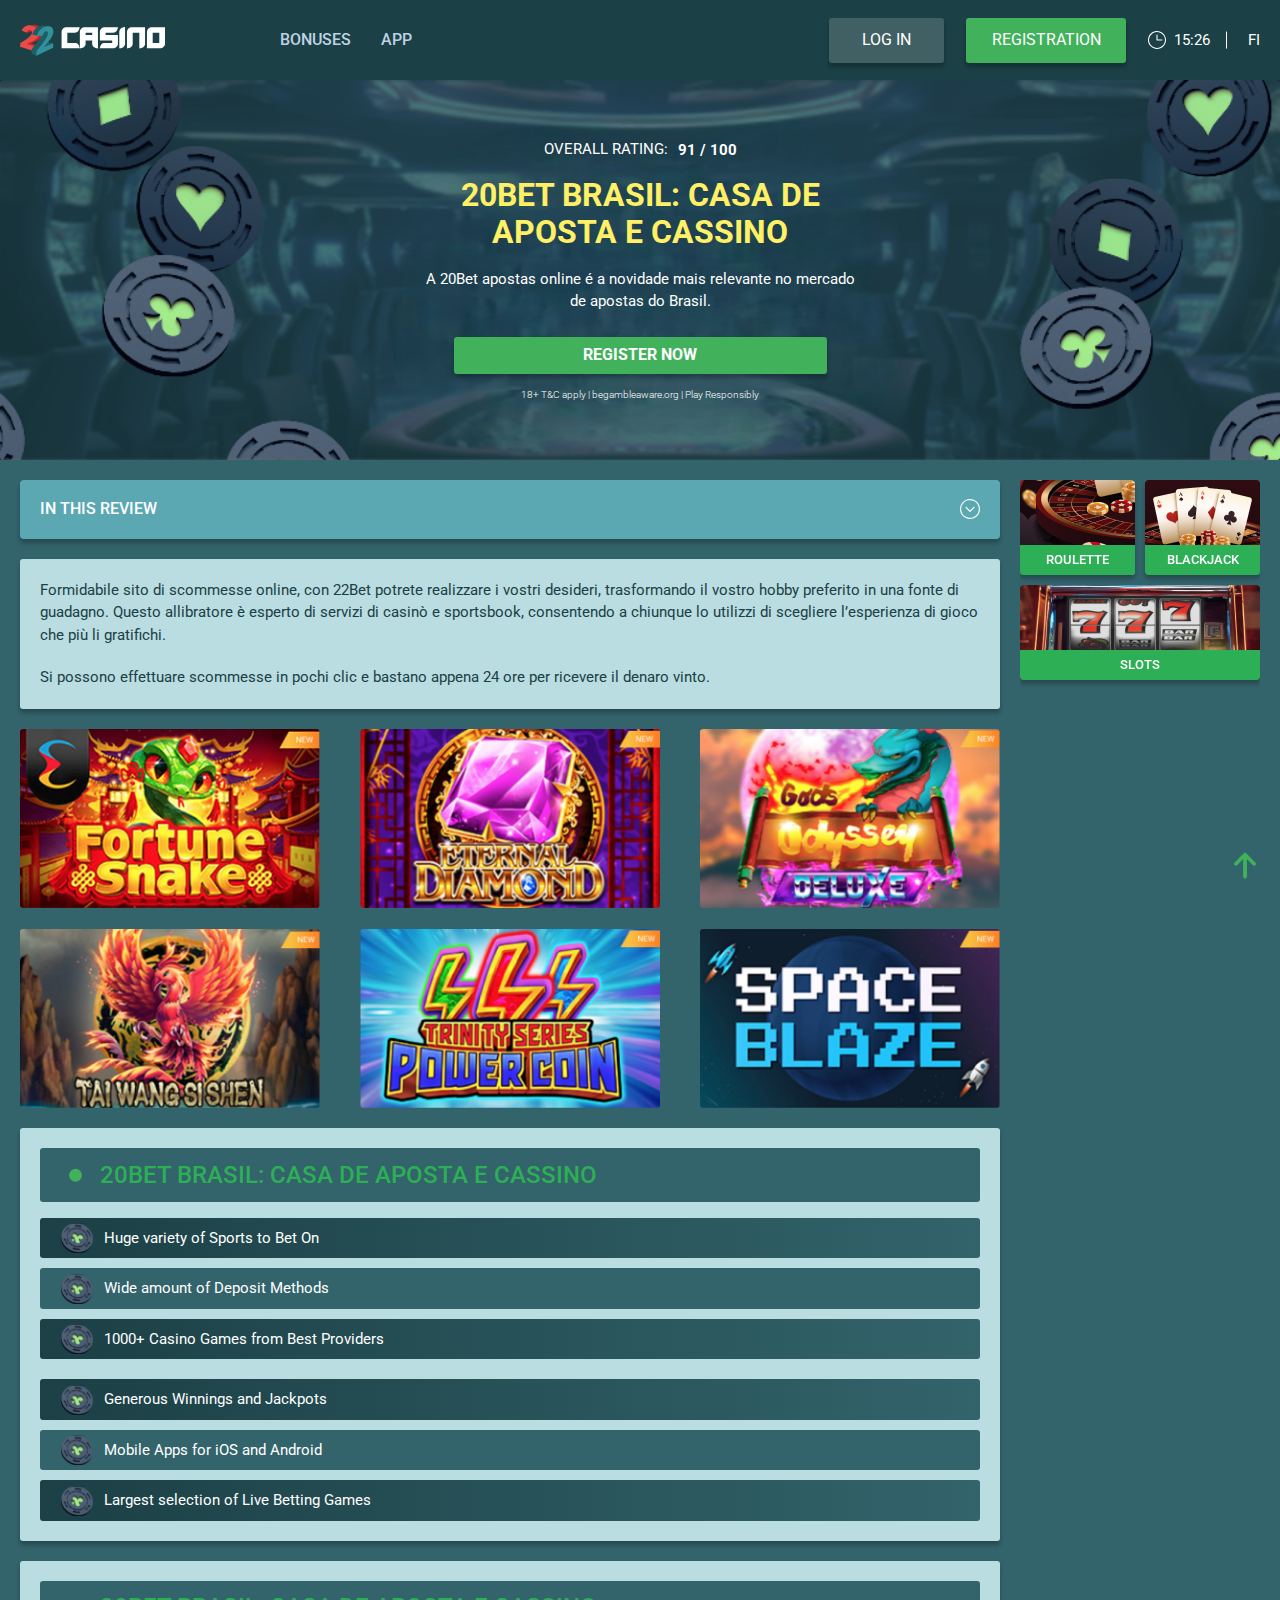
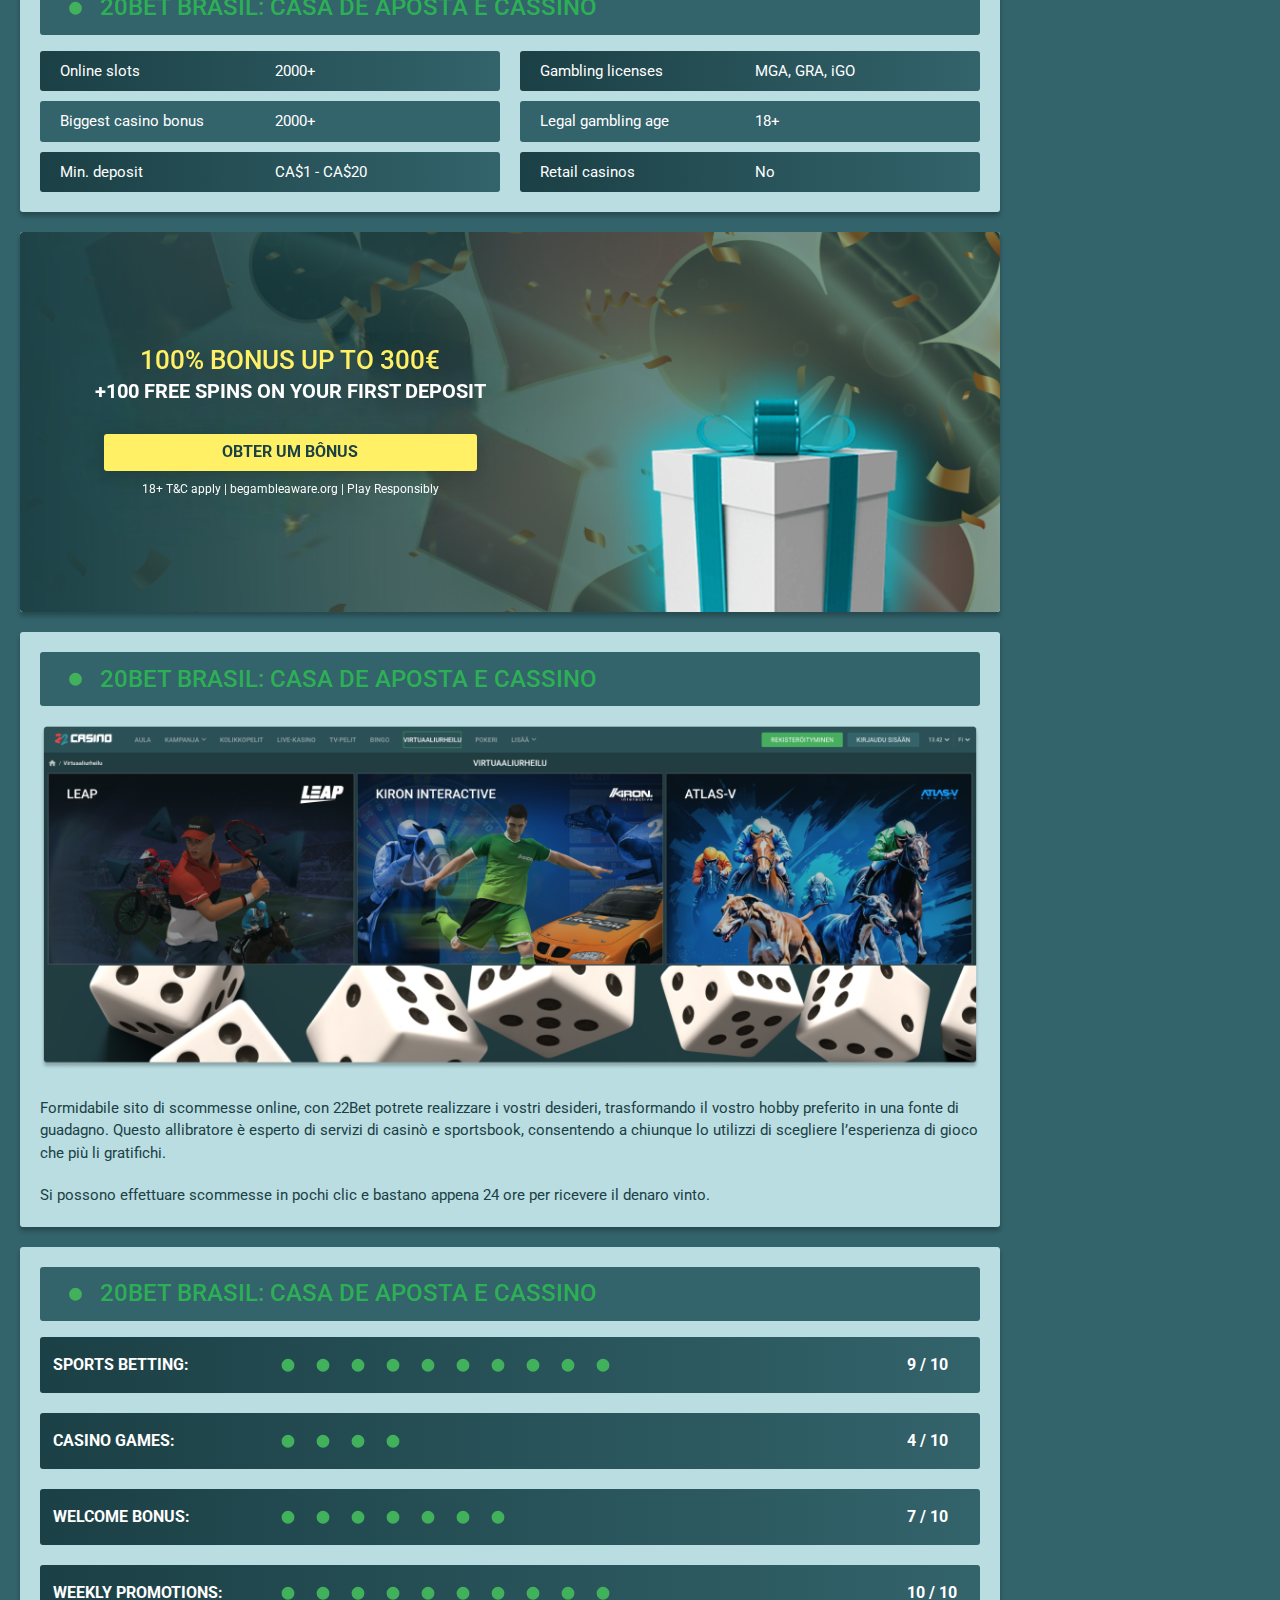
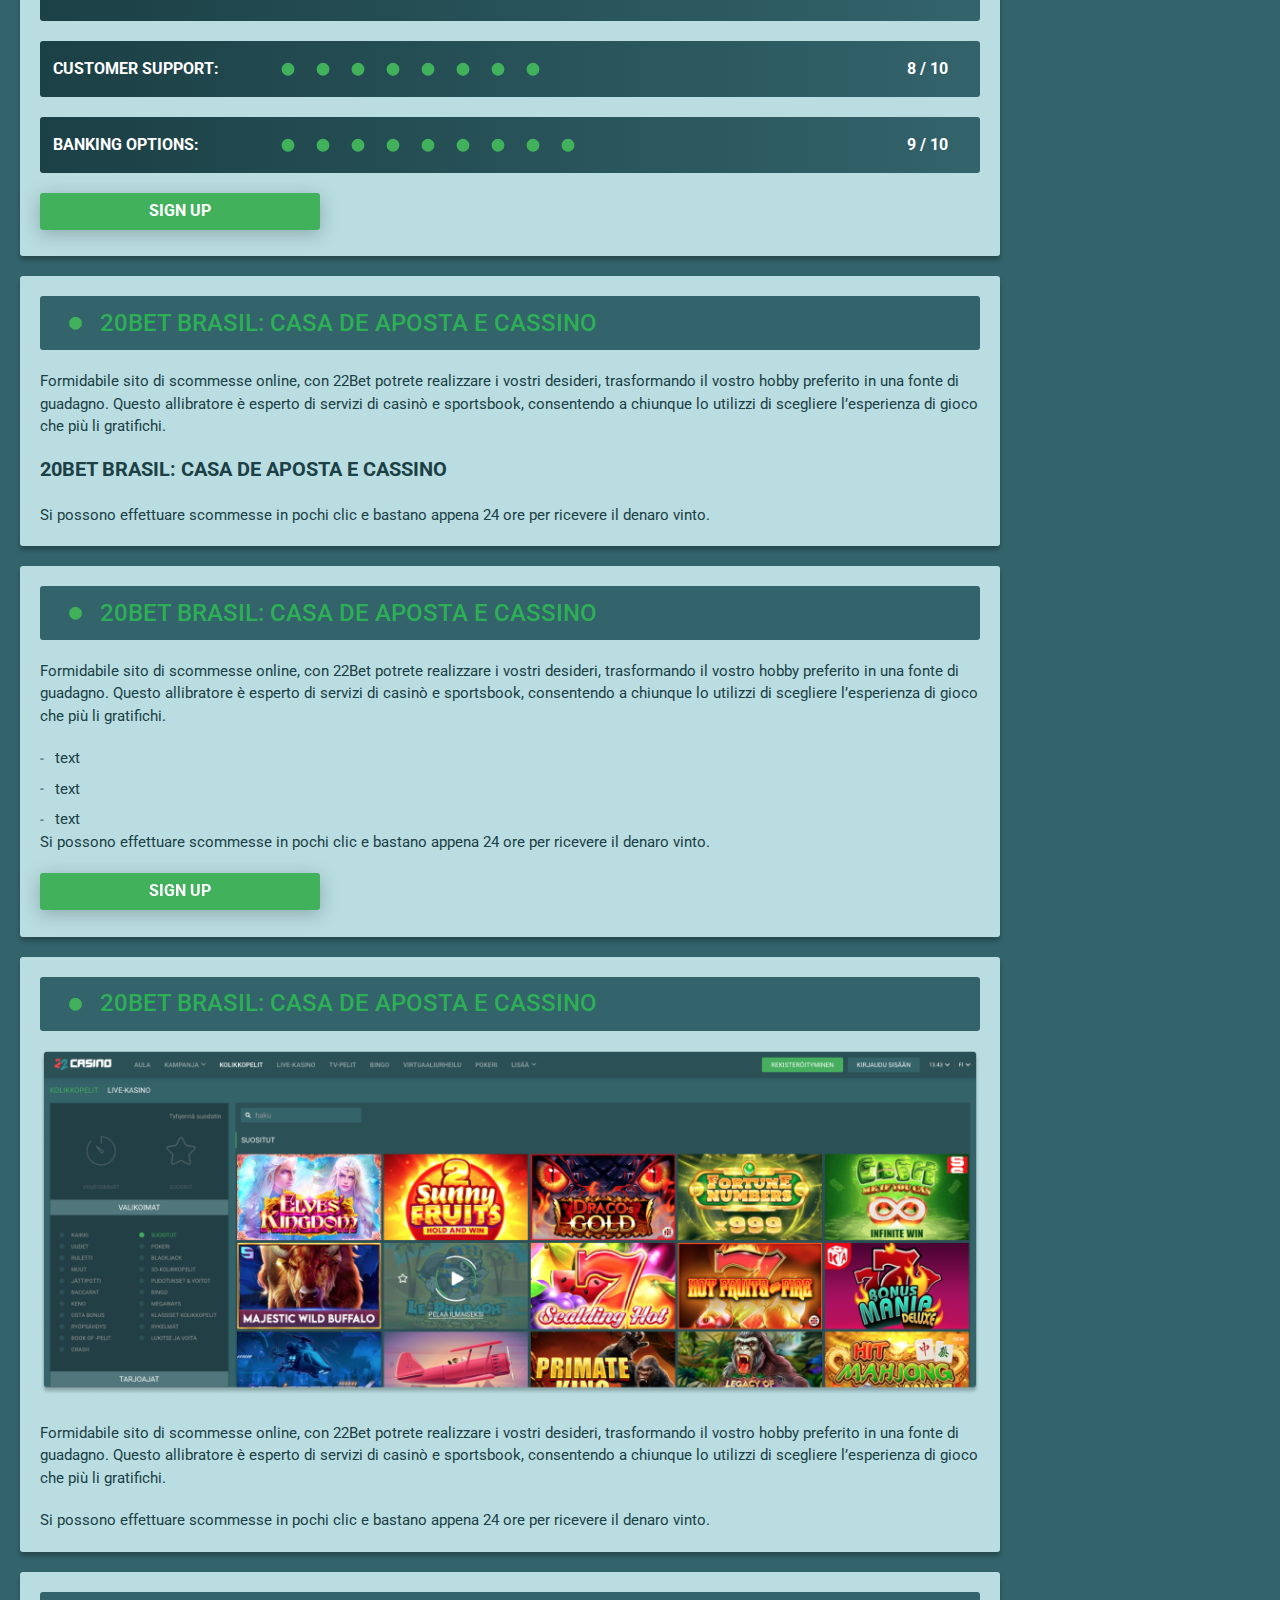
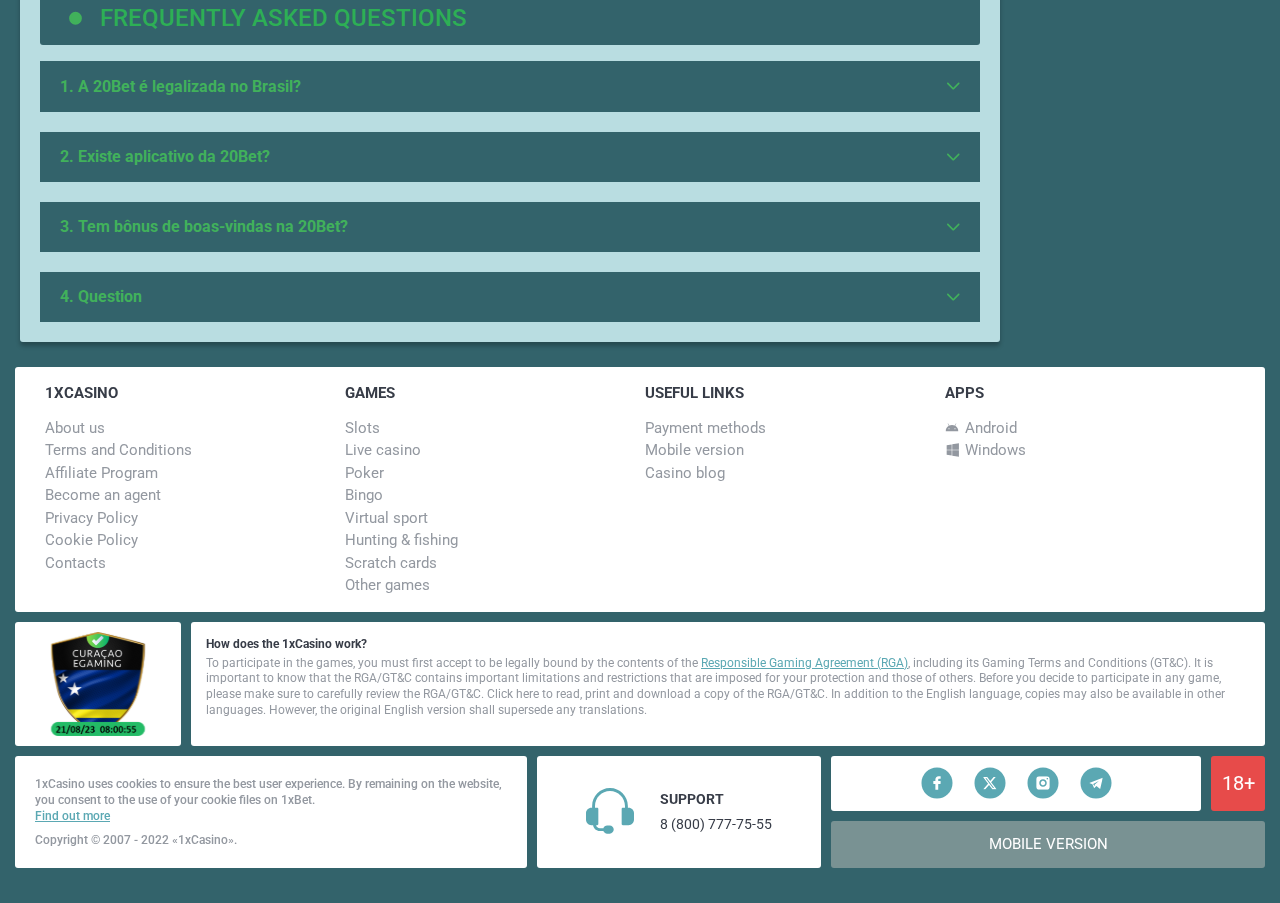
<file: index.html>
<!DOCTYPE html>
<html lang="fi">
  <head>
    <meta charset="UTF-8" />
   
    <meta name="viewport" content="width=device-width, initial-scale=1.0" />
    <title>20Bet Brasil: casa de aposta e cassino</title>
    <meta name="description" content />
    <meta property="og:site_name" content />
    <meta property="og:title" content />
    <meta property="og:type" content="website" />
    <meta property="og:url" content />
    <meta property="og:image" content />
    <meta property="og:image:alt" content />
    <meta property="og:locale" content="fi" />
    <meta property="og:description" content />
    <link rel="preconnect" href="https://fonts.googleapis.com" />
    <link rel="preconnect" href="https://fonts.gstatic.com" crossorigin />
    <link
      href="https://fonts.googleapis.com/css2?family=Poppins&family=Roboto:wght@400;500;700&display=swap"
      rel="stylesheet"
    />
    <link rel="stylesheet" href="./css/reset.css" />
    <link rel="stylesheet" href="./css/main.css" />
    <link rel="stylesheet" href="./css/media.css"/>
    <link rel="icon" href="./images/favicon.png" type="image/x-icon"/>
    <script
    src="https://code.jquery.com/jquery-3.6.1.min.js"
    integrity="sha256-o88AwQnZB+VDvE9tvIXrMQaPlFFSUTR+nldQm1LuPXQ="
    crossorigin="anonymous"
  ></script>
  </head>
  <body>
    <header class="header">
      <section class="content header__content">
        <a href="#" class="logo header__logo"
          ><img src="./images/logo.svg" alt="logo" title
        /></a>
        <button class="header__btn-menu" >
          <svg width="16px" height="16px" viewBox="0 0 16 16" xmlns="http://www.w3.org/2000/svg">
              <rect y="0" width="16" height="3" rx="1.5"></rect>
              <rect y="6.5" width="16" height="3" rx="1.5"></rect>
              <rect y="13" width="16" height="3" rx="1.5"></rect>
            </svg>
        </button>

          <nav class="menu header__menu">
            <ul class="header__menu-list">
               
              <li>
                <a href="#">
                 Bonuses
                </a>
              </li>
              <li>
                <a href="#">
                 App
                </a>
              </li>
            </ul>
            <div class="header__button header__button-menu " >
              <a href="#" class="button  button__login-menu">log in</a>
              <a href="#" class="button button__menu">registration</a>
            </div>
           
          </nav>
            <a href="#" class="button button__login">log in</a>
            <a href="#" class="button button__singup">registration</a>
            <div id="clock" class="header__time">00:00</div>
            <a href="" class="header__flag">
                <span>fi</span>
                
              </a>
      </section>
    </header>
     <main class="main home main-page">
      <section class=" hero hero__page ">
           
        <div class="background background-page">
          <img src="./images/main/bg-main.png" alt="hero" title />
          
        </div>
        <div class="hero__wrapper hero__wrapper-page">
          <div class="hero__data hero__data-page">
            <div class="hero__rating" itemscope itemtype="http://schema.org/Game">
              <p>Overall Rating:</p>
              <meta itemprop="name" content="https://casino22.fi/">
              <span itemprop="aggregateRating" itemscope itemtype="http://schema.org/AggregateRating">
                <span itemprop="ratingValue">91</span>
              <span>/</span> 
              <span itemprop="bestRating">100</span>
              <meta itemprop="reviewCount" content="100">
              </span>
            </div>
            <h1 class="title general hero__title">
              20Bet Brasil: casa de aposta e cassino
            </h1>
            <p>A 20Bet apostas online é a novidade mais relevante no mercado de apostas do Brasil.</p>
            <a href="#" class="button  hero__button">REGISTER NOW</a>
            <span class="hero__span">18+ T&C apply | begambleaware.org | Play Responsibly</span>
          </div>
         
        </div>
      </section>
      <section class="main__wrap main__wrap-page">
        <aside class="sidebar sidebar-left ">
           
              
                <div class="sidebar-left__review">
                  <div class="menu__review-desk sidebar__desk">In this review</div>
                  <ul class="menu__review sidebar__list">
                    <li><a href="#">Review of 20Bet</a></li>
                    <li><a href="#">Registration</a></li>
                    <li><a href="#">Layouts and navigation</a></li>
                    <li><a href="#">20Bet Betting </a></li>
                    <li><a href="#">Sports offers</a></li>
                    <li><a href="#">Sports betting</a></li>
                    <li><a href="#">Live betting</a></li>
                    <li><a href="#">Live stream</a></li>
                    <li><a href="#">Cash out</a></li>
                    
                  </ul>
                </div>
             
        </aside>
       <section class="content__wrapper content__wrapper-page ">

          <section class="content menu-review__content">
              

            
                <div class="menu__review-desk menu__review-content">In this review</div>
                <ul class="menu__review menu__review-list">
                  <li><a href="#">Review of 20Bet</a></li>
                  <li><a href="#">Registration</a></li>
                  <li><a href="#">Layouts and navigation</a></li>
                  <li><a href="#">20Bet Betting </a></li>
                  <li><a href="#">Sports offers</a></li>
                  <li><a href="#">Sports betting</a></li>
                  <li><a href="#">Live betting</a></li>
                  <li><a href="#">Live stream</a></li>
                  <li><a href="#">Cash out</a></li>
                  
                </ul>
             
          
          </section>
          <section class="content article">
            <p>
              Formidabile sito di scommesse online, con 22Bet potrete realizzare
              i vostri desideri, trasformando il vostro hobby preferito in una
              fonte di guadagno. Questo allibratore è esperto di servizi di
              casinò e sportsbook, consentendo a chiunque lo utilizzi di
              scegliere l’esperienza di gioco che più li gratifichi.
            </p>
            <p>
              Si possono effettuare scommesse in pochi clic e bastano appena 24
              ore per ricevere il denaro vinto.
            </p>
          </section>
          <section class=" games">
            <ul class="games__list">
              <li><a href="#"><img src="./images/main/card-main1.png" alt="games" title></a></li>
              <li><a href="#"><img src="./images/main/card-main2.png" alt="games" title></a></li>
              <li><a href="#"><img src="./images/main/card-main3.png" alt="games" title></a></li>
              <li><a href="#"><img src="./images/main/card-main4.png" alt="games" title></a></li>
              <li><a href="#"><img src="./images/main/card-main5.png" alt="games" title></a></li>
              <li><a href="#"><img src="./images/main/card-main6.png" alt="games" title></a></li>
            </ul>
          </section>
          <section class="content features">
            <h2 class="title high features__title">20Bet Brasil: Casa de Aposta e Cassino</h2>
           <div class="features__wrap">
            <ul class="features__list">
                <li>Huge variety of Sports to Bet On</li>
                <li>Wide amount of Deposit Methods</li>
                <li>1000+ Casino Games from Best Providers</li>
            </ul>
            <ul class="features__list">
                <li>Generous Winnings and Jackpots</li>
                <li>Mobile Apps for iOS and Android</li>
                <li>Largest selection of Live Betting Games</li>
           </ul> 
           </div>
           </section> 
           <section class="content features">
            <h2 class="title high features__title">20Bet Brasil: Casa de Aposta e Cassino</h2>
           <div class="features__wrap">
            
              <table class="features__table">
               <tbody class="features__group">
                 
                   <tr>
                   <td>Online slots</td>
                   <td>2000+</td>
                  </tr>
                  <tr>
                   <td>Biggest casino bonus</td>
                   <td>2000+</td>
                  </tr>
                  <tr>
                   <td>Min. deposit</td>
                   <td>CA$1 - CA$20</td>
                  </tr>
               </tbody>
               <tbody class="features__group">
                     <tr>
                     <td>Gambling licenses</td>
                     <td>MGA, GRA, iGO</td>
                   </tr>
                   <tr>
                     <td>Legal gambling age</td>
                     <td>18+</td>
                   </tr>
                   <tr>
                     <td>Retail casinos</td>
                     <td>No</td>
                   </tr>
                
               </tbody>
             </table>
            
           </div>
           </section>   
          <section class="content banner">
           
            <div class="background banner__backgroud">
              <img
                src="./images/main/banner-main.png"
                alt="banner"
                title
              />
              
            </div>
            <div class="banner__info">
              <h2 class="title high banner__title">
                100% BONUS UP TO 300€
                <span >+100 free spins on your first deposit</span>
              </h2>
              <a href="#" class="button banner__button">Obter um Bônus</a>
              <span class="banner__span">18+ T&C apply | begambleaware.org | Play Responsibly</span>
            </div>
          </section>
          <section class="content article">
            <h2 class="title high article__title">20Bet Brasil: Casa de Aposta e Cassino</h2>
            <div class="images">
                <img src="./images/main/image1-main.png" alt="banner" title />
              </div>
            <p>
              Formidabile sito di scommesse online, con 22Bet potrete realizzare
              i vostri desideri, trasformando il vostro hobby preferito in una
              fonte di guadagno. Questo allibratore è esperto di servizi di
              casinò e sportsbook, consentendo a chiunque lo utilizzi di
              scegliere l’esperienza di gioco che più li gratifichi.
            </p>
            <p>
              Si possono effettuare scommesse in pochi clic e bastano appena 24
              ore per ricevere il denaro vinto.
            </p>
           
          </section>
          <section class="content ratings ">
            <h2 class="ratings__title title high">
              20Bet Brasil: Casa de Aposta e Cassino
            </h2>
            
            <div class="rating__table table">
              <table>
                  <td>Sports Betting:</td>
                  <td>
                    <img src="./images/main/ratings-icon.svg" alt="ratings" title>
                    <img src="./images/main/ratings-icon.svg" alt="ratings" title>
                    <img src="./images/main/ratings-icon.svg" alt="ratings" title>
                    <img src="./images/main/ratings-icon.svg" alt="ratings" title>
                    <img src="./images/main/ratings-icon.svg" alt="ratings" title>
                    <img src="./images/main/ratings-icon.svg" alt="ratings" title>
                    <img src="./images/main/ratings-icon.svg" alt="ratings" title>
                    <img src="./images/main/ratings-icon.svg" alt="ratings" title>
                    <img src="./images/main/ratings-icon.svg" alt="ratings" title>
                    <img src="./images/main/ratings-icon.svg" alt="ratings" title>
                    
                  </td>
                  <td> <span class="ratings__data">
                    <span>9</span>
                    <span>/</span>
                    <span>10</span>
                  </span></td>
                </tr>
                <tr>
                  <td>Casino Games:</td>
                  <td>
                    <img src="./images/main/ratings-icon.svg" alt="ratings" title>
                    <img src="./images/main/ratings-icon.svg" alt="ratings" title>
                    <img src="./images/main/ratings-icon.svg" alt="ratings" title>
                    <img src="./images/main/ratings-icon.svg" alt="ratings" title>
                    
                  </td>
                  <td><span class="ratings__data">
                    <span>4</span>
                    <span>/</span>
                    <span>10</span>
                  </span></td>
                </tr>
                <tr> 
                  <td>Welcome Bonus:</td>
                  <td>
                    
                    <img src="./images/main/ratings-icon.svg" alt="ratings" title>
                    <img src="./images/main/ratings-icon.svg" alt="ratings" title>
                    <img src="./images/main/ratings-icon.svg" alt="ratings" title>
                    <img src="./images/main/ratings-icon.svg" alt="ratings" title>
                    <img src="./images/main/ratings-icon.svg" alt="ratings" title>
                    <img src="./images/main/ratings-icon.svg" alt="ratings" title>
                    <img src="./images/main/ratings-icon.svg" alt="ratings" title>
                  </td>
                  <td><span class="ratings__data">
                    <span>7</span>
                    <span>/</span>
                    <span>10</span>
                  </span></td>
                </tr>
                <tr>
                  <td>Weekly Promotions:</td>
                  <td>
                    <img src="./images/main/ratings-icon.svg" alt="ratings" title>
                    <img src="./images/main/ratings-icon.svg" alt="ratings" title>
                    <img src="./images/main/ratings-icon.svg" alt="ratings" title>
                    <img src="./images/main/ratings-icon.svg" alt="ratings" title>
                    <img src="./images/main/ratings-icon.svg" alt="ratings" title>
                    <img src="./images/main/ratings-icon.svg" alt="ratings" title>
                    <img src="./images/main/ratings-icon.svg" alt="ratings" title>
                    <img src="./images/main/ratings-icon.svg" alt="ratings" title>
                    <img src="./images/main/ratings-icon.svg" alt="ratings" title>
                    <img src="./images/main/ratings-icon.svg" alt="ratings" title>
                  </td>
                  <td><span class="ratings__data">
                    <span>10</span>
                    <span>/</span>
                    <span>10</span>
                  </span></td>
                </tr>
                <tr>
                  <td>Customer Support:</td>
                  <td>
                    <img src="./images/main/ratings-icon.svg" alt="ratings" title>
                    <img src="./images/main/ratings-icon.svg" alt="ratings" title>
                    <img src="./images/main/ratings-icon.svg" alt="ratings" title>
                    <img src="./images/main/ratings-icon.svg" alt="ratings" title>
                    <img src="./images/main/ratings-icon.svg" alt="ratings" title>
                    <img src="./images/main/ratings-icon.svg" alt="ratings" title>
                    <img src="./images/main/ratings-icon.svg" alt="ratings" title>
                    <img src="./images/main/ratings-icon.svg" alt="ratings" title>
          
                  </td>
                  <td><span class="ratings__data">
                    <span>8</span>
                    <span>/</span>
                    <span>10</span>
                  </span></td>
                </tr>
                <tr>
                  <td>Banking Options:</td>
                  <td>
                    <img src="./images/main/ratings-icon.svg" alt="ratings" title>
                    <img src="./images/main/ratings-icon.svg" alt="ratings" title>
                    <img src="./images/main/ratings-icon.svg" alt="ratings" title>
                    <img src="./images/main/ratings-icon.svg" alt="ratings" title>
                    <img src="./images/main/ratings-icon.svg" alt="ratings" title>
                    <img src="./images/main/ratings-icon.svg" alt="ratings" title>
                    <img src="./images/main/ratings-icon.svg" alt="ratings" title>
                    <img src="./images/main/ratings-icon.svg" alt="ratings" title>
                    <img src="./images/main/ratings-icon.svg" alt="ratings" title>
          
                  </td>
                  <td><span class="ratings__data">
                    <span>9</span>
                    <span>/</span>
                    <span>10</span>
                  </span></td>
                </tr>
              </table>
            </div>
         
            <a href="#" class="button ratings__button">sign up</a>
          </section>
          <section class="content article">
            <h2 class="title high article__title">20Bet Brasil: Casa de Aposta e Cassino</h2>
            <p>
              Formidabile sito di scommesse online, con 22Bet potrete realizzare
              i vostri desideri, trasformando il vostro hobby preferito in una
              fonte di guadagno. Questo allibratore è esperto di servizi di
              casinò e sportsbook, consentendo a chiunque lo utilizzi di
              scegliere l’esperienza di gioco che più li gratifichi.
            </p>

            <h3>20Bet Brasil: Casa de Aposta e Cassino</h3>

            <p>
              Si possono effettuare scommesse in pochi clic e bastano appena 24
              ore per ricevere il denaro vinto.
            </p>
            
          </section>
          <section class="content article">
            <h2 class="title high article__title">20Bet Brasil: Casa de Aposta e Cassino</h2>
            <p>
              Formidabile sito di scommesse online, con 22Bet potrete realizzare
              i vostri desideri, trasformando il vostro hobby preferito in una
              fonte di guadagno. Questo allibratore è esperto di servizi di
              casinò e sportsbook, consentendo a chiunque lo utilizzi di
              scegliere l’esperienza di gioco che più li gratifichi.
            </p>
            <ul>
              <li>text</li>
              <li>text</li>
              <li>text</li>
            </щ>
            <p>
              Si possono effettuare scommesse in pochi clic e bastano appena 24
              ore per ricevere il denaro vinto.
            </p>
            <a href="#" class="button article__button">sign up</a>
          </section>
          <section class="content article">
            <h2 class="title high article__title">20Bet Brasil: Casa de Aposta e Cassino</h2>
            <div class="images">
                <img src="./images/main/image2-main.png" alt="banner" title/>
              </div>
            <p>
              Formidabile sito di scommesse online, con 22Bet potrete realizzare
              i vostri desideri, trasformando il vostro hobby preferito in una
              fonte di guadagno. Questo allibratore è esperto di servizi di
              casinò e sportsbook, consentendo a chiunque lo utilizzi di
              scegliere l’esperienza di gioco che più li gratifichi.
            </p>
            <p>
              Si possono effettuare scommesse in pochi clic e bastano appena 24
              ore per ricevere il denaro vinto.
            </p>
            
          </section>
          
        
          <section class="content faq">
            <h2 class="title high faq__title">Frequently Asked Questions</h2>
            <ul class="faq__list " itemscope itemtype="https://schema.org/FAQPage">
              <li class="faq__item"  itemscope itemprop="mainEntity" itemtype="https://schema.org/Question">
                <h3 class="title medium faq__subtitle js-button-expander"  itemprop="name">1. A 20Bet é legalizada no Brasil?
                 </h3>
                <div  class="faq__answer js-expand-content" itemscope  itemprop="acceptedAnswer" itemtype="https://schema.org/Answer">
                  <p  itemprop="text">
                    Sim, a casa de apostas tem licença emitida por Curaçao, que é reconhecida no Brasil e a permite atuar por aqui.
                  </p>
                </div>
              </li>
              <li class="faq__item"  itemscope itemprop="mainEntity" itemtype="https://schema.org/Question">
                <h3 class="title medium faq__subtitle js-button-expander"  itemprop="name">2. Existe aplicativo da 20Bet?</h3>
                <div class="faq__answer js-expand-content" itemscope  itemprop="acceptedAnswer" itemtype="https://schema.org/Answer">
                  <p  itemprop="text">
                    Sim, disponível para sistemas operacionais iOS e Android.
                  </p>
                </div>
              </li> 
              <li class="faq__item"  itemscope itemprop="mainEntity" itemtype="https://schema.org/Question">
                <h3 class="title medium faq__subtitle js-button-expander"  itemprop="name">3. Tem bônus de boas-vindas na 20Bet?</h3>
                <div class="faq__answer js-expand-content" itemscope  itemprop="acceptedAnswer" itemtype="https://schema.org/Answer">
                  <p  itemprop="text">
                    O pacote especial para novos usuários da 20Bet paga 100% sobre o primeiro depósito, com limite de 600 BRL.
                  </p>
                </div>
              </li> 
              <li class="faq__item"  itemscope itemprop="mainEntity" itemtype="https://schema.org/Question">
                <h3 class="title medium faq__subtitle js-button-expander"  itemprop="name">4. Question</h3>
                <div class="faq__answer js-expand-content" itemscope  itemprop="acceptedAnswer" itemtype="https://schema.org/Answer">
                  <p  itemprop="text">
                    Sim, a casa de apostas tem licença emitida por Curaçao, que é reconhecida no Brasil e a permite atuar por aqui.
                  </p>
                </div>
              </li> 
            </ul>
          </section>
          
        </section> 
        <aside class="sidebar sidebar-right ">
          <div class="sidebar__cards">
            <a href="#"><img src="./images/sidebar/roulette.png" width="115" alt="roulette" title>
            <div class="sidebar__text sidebar__text-first">Roulette</div></a>
            <a href="#"><img src="./images/sidebar/blackjack.png" width="115" alt="blackjack" title>
              <div class="sidebar__text">Blackjack</div></a>
            
           
           <a href="#"><img src="./images/sidebar/slots.png" width="240" alt="slots" title>
            <div class="sidebar__text sidebar__text-last">Slots</div></a>
           </div>
        </aside> 
        <div class=""  onclick="scrollToTop()">
          <button class="main__arrow" id="scrollToTopBtn"></button>
        </div> 
        
      </section>
    </main> 
     <footer class=" footer ">
      <section class=" footer__content">
        <ul class="footer__menu">
          <li>
            <div>1хcasino</div>
            <ul class="footer__info">
              <li><a href="#">About us
              </a></li>
              <li><a href="#">Terms and Conditions</a></li>
              <li><a href="#">Affiliate Program
              </a></li>
              <li><a href="#">Become an agent
              </a></li>
              <li><a href="#">Privacy Policy
              </a></li>
              <li><a href="#">Сookie Policy
              </a></li>
              <li><a href="#">Contacts</a></li>
            
            </ul>
          </li>
          <li>
            <div>Games</div>
            <ul class="footer__info">
              <li><a href="#">Slots</a></li>
              <li><a href="#">Live casino</a></li>
              <li><a href="#">Poker</a></li>
              <li><a href="#">Bingo</a></li>
              <li><a href="#">Virtual sport</a></li>
              <li><a href="#">Hunting & fishing</a></li>
              <li><a href="#">Scratch cards</a></li>
              <li><a href="#">Other games</a></li>
            </ul>
          </li>
          <li>
            <div>Useful Links</div>
            <ul class="footer__info">
              <li><a href="#">Payment methods</a></li>
              <li><a href="#">Mobile version</a></li>
              <li><a href="#">Casino blog</a></li>
            </ul>
          </li>
          <li>
            <div>APPS
            </div>
            <ul class="footer__info">
              <li><a href="#" class="footer__android">Android</a></li>
              <li><a href="#" class="footer__windows">Windows</a></li>
              
            </ul>
          </li>
        </ul>
      <div class="footer__wrapper">
         <div class="footer__image"> 
        <img src="./images/footer-frame.svg" alt="" title="">
      </div>
       <div class="footer__desc"><p class="footer__desc-question">How does the 1xCasino work?</p>
       <p>To participate in the games, you must first accept to be legally bound by the contents of the <a class="footer__desc-link" href="#" class="">Responsible Gaming Agreement (RGA)</a>, including its Gaming Terms and Conditions (GT&C). It is important to know that the RGA/GT&C contains important limitations and restrictions that are imposed for your protection and those of others. Before you decide to participate in any game, please make sure to carefully review the RGA/GT&C. Click here to read, print and download a copy of the RGA/GT&C. In addition to the English language, copies may also be available in other languages. However, the original English version shall supersede any translations.</p></div>
      </div>
        
          <div class="footer__text">
            <p>
              1xCasino uses cookies to ensure the best user experience. By remaining on the website, you consent to the use of your cookie files on 1xBet. 
              <a class="footer__desc-link" href="#">Find out more</a>
            </p>
            <p>Copyright &copy; 2007 - 2022 «1xCasino».</p>
          </div>
          <div class="footer__support">
          <img src="./images/support.svg" alt="" title>
         <div class="footer__support-text">
           <p>SUPPORT</p>
          <a href="tel:+88007777555">8 (800) 777-75-55</a>
         </div>
        </div>
       <div class="footer__information">
        <div class="footer__social">
         <ul class="footer__links">
          <li><a href="#"><img src="./images/facebook.svg" alt=""title></a></li>
           <li><a href="#"><img src="./images/twitter.svg" alt=""title></a></li>
            <li><a href="#"><img src="./images/instagram.svg" alt=""title></a></li>
             <li><a href="#"><img src="./images/telegram.svg" alt=""title></a></li>
        </ul>
         <div class="footer__age"> 18+
            <!-- <img src="./images/age.svg" alt="age" title /> -->
          </div>
       </div>
          <div class="footer__mob"><a href="#">MOBILE VERSION</a></div>
        </div>
       
       
      </section>
    </footer>
    <script src="./js/arrowUp.js" defer></script>
    <script src="./js/sidebar.js" defer></script>
    <script src="./js/expander.js" defer></script>
    <script src="./js/mobile-menu.js" defer></script>
    <script src="./js/clock.js" defer></script>
  </body>
</html>
</file>
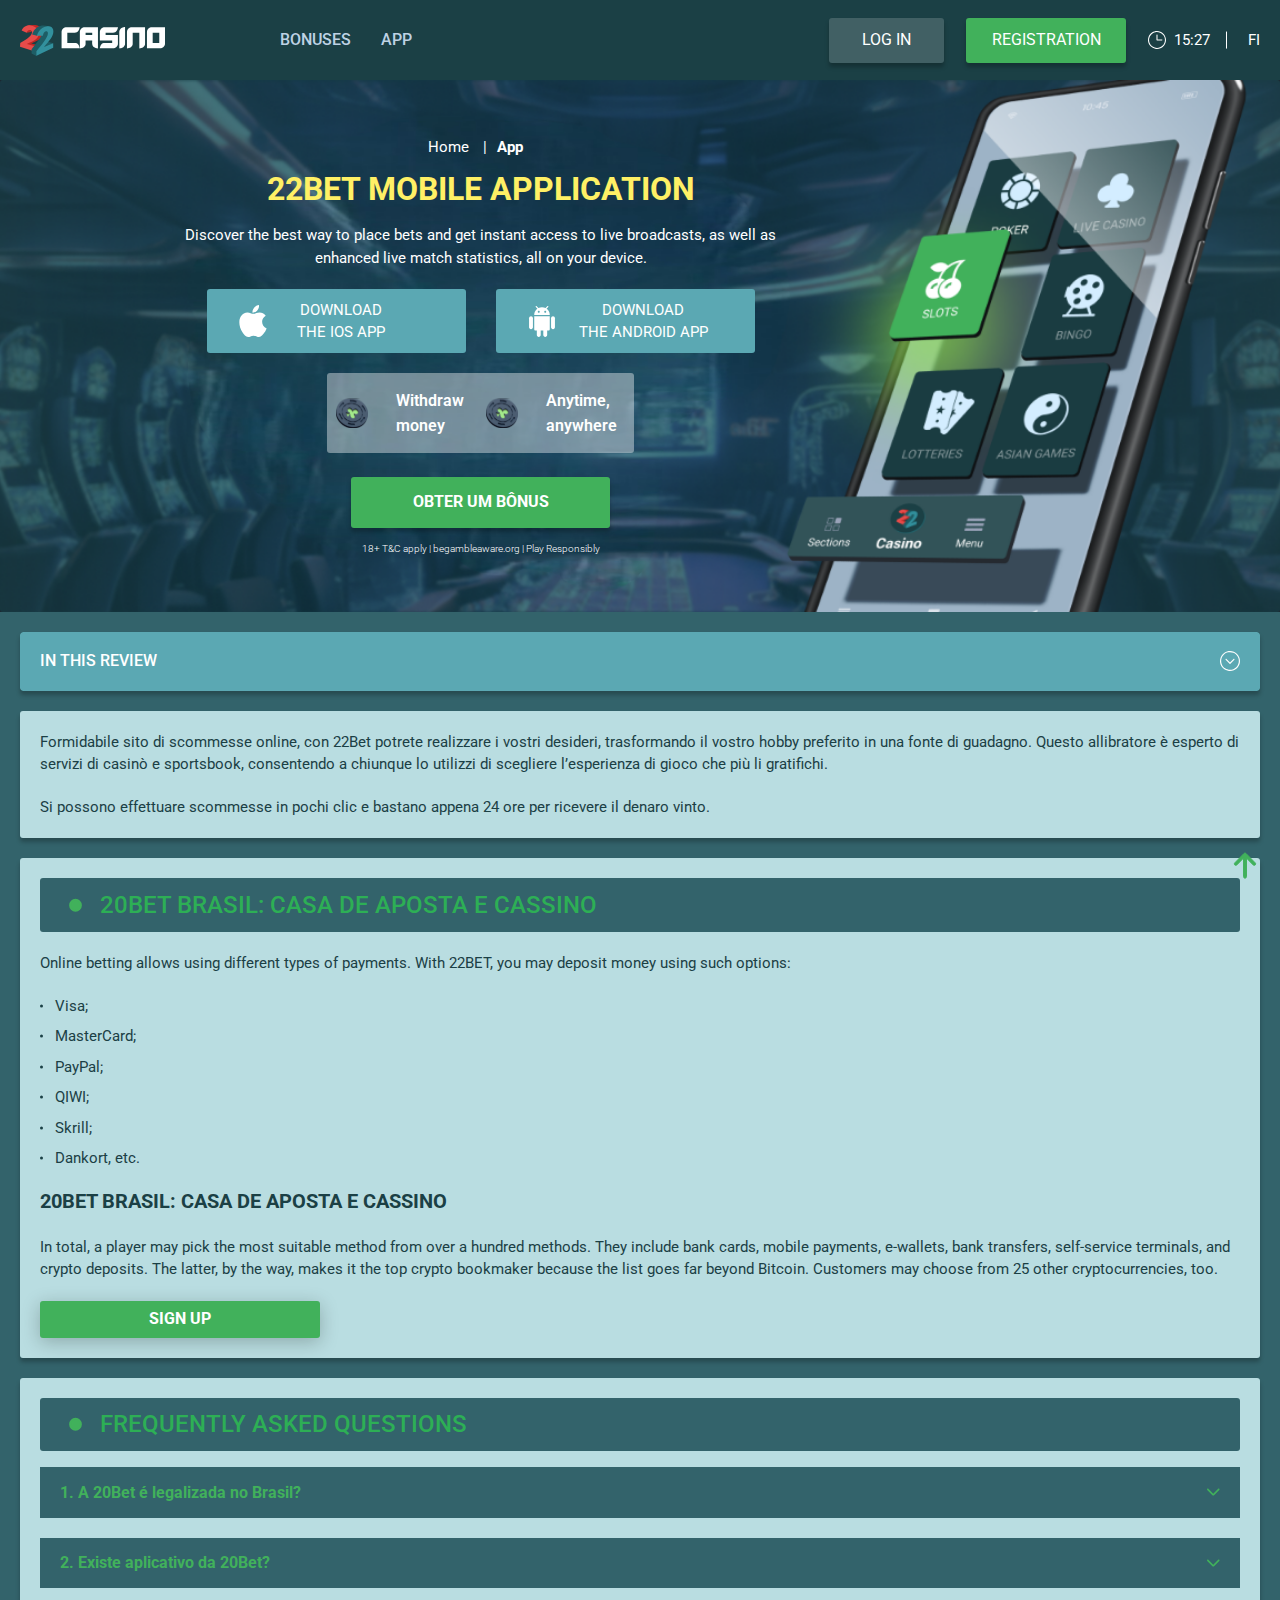
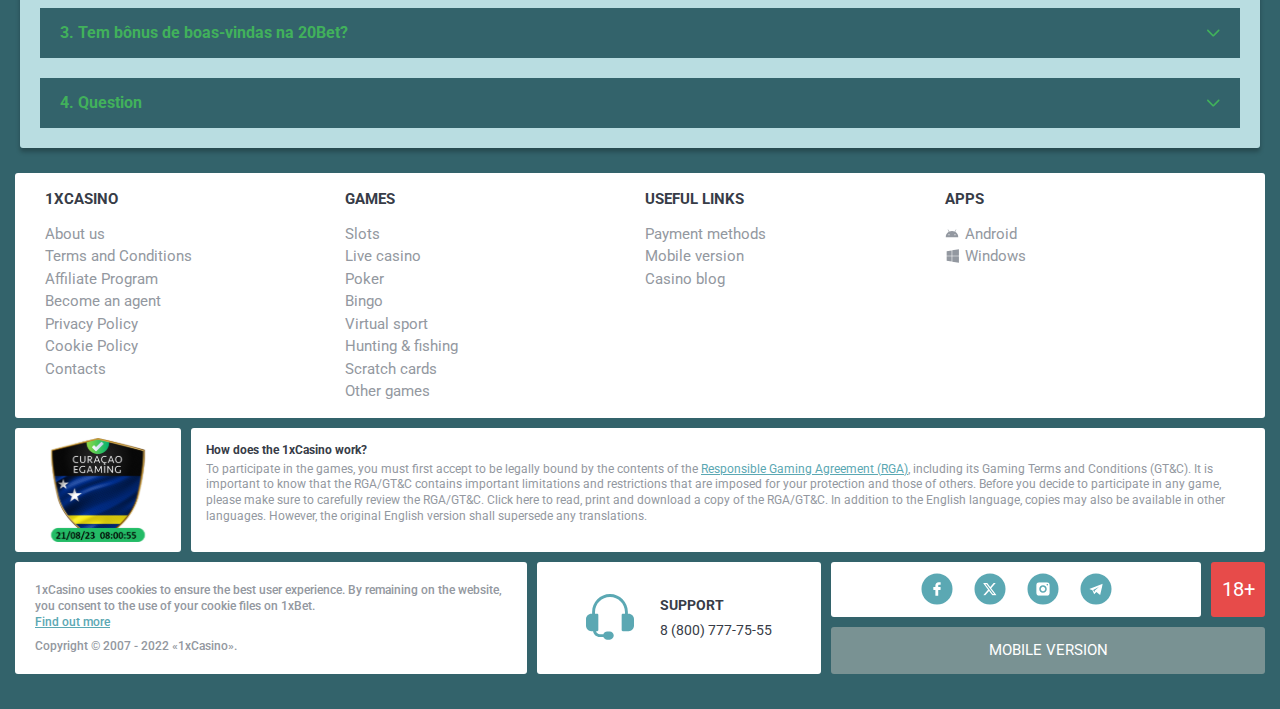
<file: app.html>
<!DOCTYPE html>
<html lang="fi">
  <head>
    <meta charset="UTF-8" />

    <meta name="viewport" content="width=device-width, initial-scale=1.0" />
    <title>20Bet Brasil: casa de aposta e cassino</title>
    <meta name="description" content />
    <meta property="og:site_name" content />
    <meta property="og:title" content />
    <meta property="og:type" content="website" />
    <meta property="og:url" content />
    <meta property="og:image" content />
    <meta property="og:image:alt" content />
    <meta property="og:locale" content="fi" />
    <meta property="og:description" content />
    <link rel="preconnect" href="https://fonts.googleapis.com" />
    <link rel="preconnect" href="https://fonts.gstatic.com" crossorigin />
    <link
      href="https://fonts.googleapis.com/css2?family=Poppins&family=Roboto:wght@400;500;700&display=swap"
      rel="stylesheet"
    />
    <link rel="stylesheet" href="./css/reset.css" />
    <link rel="stylesheet" href="./css/main.css" />
    <link rel="stylesheet" href="./css/media.css" />
    <link rel="icon" href="./images/favicon.png" type="image/x-icon" />
    <script
      src="https://code.jquery.com/jquery-3.6.1.min.js"
      integrity="sha256-o88AwQnZB+VDvE9tvIXrMQaPlFFSUTR+nldQm1LuPXQ="
      crossorigin="anonymous"
    ></script>
  </head>
  <body>
    <header class="header">
      <section class="content header__content">
        <a href="#" class="logo header__logo"
          ><img src="./images/logo.svg" alt="logo" title
        /></a>
        <button class="header__btn-menu">
          <svg
            width="16px"
            height="16px"
            viewBox="0 0 16 16"
            xmlns="http://www.w3.org/2000/svg"
          >
            <rect y="0" width="16" height="3" rx="1.5"></rect>
            <rect y="6.5" width="16" height="3" rx="1.5"></rect>
            <rect y="13" width="16" height="3" rx="1.5"></rect>
          </svg>
        </button>

        <nav class="menu header__menu">
          <ul class="header__menu-list">
            <li>
              <a href="#"> Bonuses </a>
            </li>
            <li>
              <a href="#"> App </a>
            </li>
          </ul>
          <div class="header__button header__button-menu">
            <a href="#" class="button button__login-menu">log in</a>
            <a href="#" class="button button__menu">registration</a>
          </div>
        </nav>

        <a href="#" class="button button__login">log in</a>
        <a href="#" class="button button__singup">registration</a>
        <div id="clock" class="header__time">00:00</div>
        <a href="" class="header__flag">
          <span>fi</span>
        </a>
      </section>
    </header>
    <main class="main home main-page">
      <section class="hero hero__page hero__page-app">
        <div class="background background-page">
          <img src="./images/app/bg-app.png" alt="hero" title />
        </div>
        <div class="hero__wrapper hero__wrapper-page">
          <div class="hero__data hero__data-page hero__data-app">
            <ul
              class="breadcrumbs breadcrumbs-app"
              itemscope
              itemtype="https://schema.org/BreadcrumbList"
            >
              <li
                itemprop="itemListElement"
                itemscope
                itemtype="https://schema.org/ListItem"
              >
                <a href="#" itemprop="item">
                  <span itemprop="name">Home</span></a
                >
                <meta itemprop="position" content="1" />
              </li>
              <li
                itemprop="itemListElement"
                itemscope
                itemtype="https://schema.org/ListItem"
              >
                <a href="#" itemprop="item">
                  <span itemprop="name">App</span></a
                >
                <meta itemprop="position" content="2" />
              </li>
            </ul>
            <h1 class="title general hero__title">22bet mobile application</h1>
            <p>
              Discover the best way to place bets and get instant access to live
              broadcasts, as well as enhanced live match statistics, all on your
              device.
            </p>
            <div class="button__wrap-app">
                <a href="#" class="banner__btn banner__btn-app">
                Download </br>
                the IOS app
                </a>
                <a href="#" class="banner__btn banner__btn-android"
                  >Download </br> the Android app</a
                >
              </div>
              <ul class="hero__list">
                <li>Withdraw money</li>
                <li>Anytime, anywhere</li>
              </ul>
            <a href="#" class="button hero__button hero__button-app">Obter um Bônus</a>
            <span class="hero__span hero__span-app">18+ T&C apply | begambleaware.org | Play Responsibly</span>
          </div>
        </div>
      </section>
      <section class="main__wrap main__wrap-page">
        <aside class="sidebar sidebar-left">
          <div class="sidebar-left__review">
            <div class="menu__review-desk sidebar__desk">In this review</div>
            <ul class="menu__review sidebar__list">
              <li><a href="#">Review of 20Bet</a></li>
              <li><a href="#">Registration</a></li>
              <li><a href="#">Layouts and navigation</a></li>
              <li><a href="#">20Bet Betting </a></li>
              <li><a href="#">Sports offers</a></li>
              <li><a href="#">Sports betting</a></li>
              <li><a href="#">Live betting</a></li>
              <li><a href="#">Live stream</a></li>
              <li><a href="#">Cash out</a></li>
            </ul>
          </div>
        </aside>
        <section class="content__wrapper content__wrapper-page content__wrapper-page-app">
          <section class="content menu-review__content">
            <div class="menu__review-desk menu__review-content">
              In this review
            </div>
            <ul class="menu__review menu__review-list">
              <li><a href="#">Review of 20Bet</a></li>
              <li><a href="#">Registration</a></li>
              <li><a href="#">Layouts and navigation</a></li>
              <li><a href="#">20Bet Betting </a></li>
              <li><a href="#">Sports offers</a></li>
              <li><a href="#">Sports betting</a></li>
              <li><a href="#">Live betting</a></li>
              <li><a href="#">Live stream</a></li>
              <li><a href="#">Cash out</a></li>
            </ul>
          </section>
          <section class="content article">
           
            <p>
              Formidabile sito di scommesse online, con 22Bet potrete realizzare
              i vostri desideri, trasformando il vostro hobby preferito in una
              fonte di guadagno. Questo allibratore è esperto di servizi di
              casinò e sportsbook, consentendo a chiunque lo utilizzi di
              scegliere l’esperienza di gioco che più li gratifichi.
            </p>
            <p>
              Si possono effettuare scommesse in pochi clic e bastano appena 24
              ore per ricevere il denaro vinto.
            </p>
          </section>

          <section class="content article">
            <h2 class="title high article__title">
              20Bet Brasil: Casa de Aposta e Cassino
            </h2>
            <p>
              Online betting allows using different types of payments. With
              22BET, you may deposit money using such options:
            </p>
            <ul class="article__list">
              <li>Visa;</li>
              <li>MasterCard;</li>
              <li>PayPal;</li>
              <li>QIWI;</li>
              <li>Skrill;</li>
              <li>Dankort, etc.</li>
            </ul>

            <h3>20Bet Brasil: Casa de Aposta e Cassino</h3>
            
            <p>
              In total, a player may pick the most suitable method from over a
              hundred methods. They include bank cards, mobile payments,
              e-wallets, bank transfers, self-service terminals, and crypto
              deposits. The latter, by the way, makes it the top crypto
              bookmaker because the list goes far beyond Bitcoin. Customers may
              choose from 25 other cryptocurrencies, too.
            </p>
            <a href="#" class="button article__button">sign up</a>
          </section>
          <section class="content faq">
            <h2 class="title high faq__title">Frequently Asked Questions</h2>
            <ul class="faq__list " itemscope itemtype="https://schema.org/FAQPage">
              <li class="faq__item"  itemscope itemprop="mainEntity" itemtype="https://schema.org/Question">
                <h3 class="title medium faq__subtitle js-button-expander"  itemprop="name">1. A 20Bet é legalizada no Brasil?
                 </h3>
                <div  class="faq__answer js-expand-content" itemscope  itemprop="acceptedAnswer" itemtype="https://schema.org/Answer">
                  <p  itemprop="text">
                    Sim, a casa de apostas tem licença emitida por Curaçao, que é reconhecida no Brasil e a permite atuar por aqui.
                  </p>
                </div>
              </li>
              <li class="faq__item"  itemscope itemprop="mainEntity" itemtype="https://schema.org/Question">
                <h3 class="title medium faq__subtitle js-button-expander"  itemprop="name">2. Existe aplicativo da 20Bet?</h3>
                <div class="faq__answer js-expand-content" itemscope  itemprop="acceptedAnswer" itemtype="https://schema.org/Answer">
                  <p  itemprop="text">
                    Sim, disponível para sistemas operacionais iOS e Android.
                  </p>
                </div>
              </li> 
              <li class="faq__item"  itemscope itemprop="mainEntity" itemtype="https://schema.org/Question">
                <h3 class="title medium faq__subtitle js-button-expander"  itemprop="name">3. Tem bônus de boas-vindas na 20Bet?</h3>
                <div class="faq__answer js-expand-content" itemscope  itemprop="acceptedAnswer" itemtype="https://schema.org/Answer">
                  <p  itemprop="text">
                    O pacote especial para novos usuários da 20Bet paga 100% sobre o primeiro depósito, com limite de 600 BRL.
                  </p>
                </div>
              </li> 
              <li class="faq__item"  itemscope itemprop="mainEntity" itemtype="https://schema.org/Question">
                <h3 class="title medium faq__subtitle js-button-expander"  itemprop="name">4. Question</h3>
                <div class="faq__answer js-expand-content" itemscope  itemprop="acceptedAnswer" itemtype="https://schema.org/Answer">
                  <p  itemprop="text">
                    Sim, a casa de apostas tem licença emitida por Curaçao, que é reconhecida no Brasil e a permite atuar por aqui.
                  </p>
                </div>
              </li> 
            </ul>
          </section>
        </section>
        <div class=""  onclick="scrollToTop()">
          <button class="main__arrow" id="scrollToTopBtn"></button>
        </div> 
      </section>
    </main>
    <footer class=" footer ">
      <section class=" footer__content">
        <ul class="footer__menu">
          <li>
            <div>1хcasino</div>
            <ul class="footer__info">
              <li><a href="#">About us
              </a></li>
              <li><a href="#">Terms and Conditions</a></li>
              <li><a href="#">Affiliate Program
              </a></li>
              <li><a href="#">Become an agent
              </a></li>
              <li><a href="#">Privacy Policy
              </a></li>
              <li><a href="#">Сookie Policy
              </a></li>
              <li><a href="#">Contacts</a></li>
            
            </ul>
          </li>
          <li>
            <div>Games</div>
            <ul class="footer__info">
              <li><a href="#">Slots</a></li>
              <li><a href="#">Live casino</a></li>
              <li><a href="#">Poker</a></li>
              <li><a href="#">Bingo</a></li>
              <li><a href="#">Virtual sport</a></li>
              <li><a href="#">Hunting & fishing</a></li>
              <li><a href="#">Scratch cards</a></li>
              <li><a href="#">Other games</a></li>
            </ul>
          </li>
          <li>
            <div>Useful Links</div>
            <ul class="footer__info">
              <li><a href="#">Payment methods</a></li>
              <li><a href="#">Mobile version</a></li>
              <li><a href="#">Casino blog</a></li>
            </ul>
          </li>
          <li>
            <div>APPS
            </div>
            <ul class="footer__info">
              <li><a href="#" class="footer__android">Android</a></li>
              <li><a href="#" class="footer__windows">Windows</a></li>
              
            </ul>
          </li>
        </ul>
      <div class="footer__wrapper">
         <div class="footer__image"> 
        <img src="./images/footer-frame.svg" alt="" title="">
      </div>
       <div class="footer__desc"><p class="footer__desc-question">How does the 1xCasino work?</p>
       <p>To participate in the games, you must first accept to be legally bound by the contents of the <a class="footer__desc-link" href="#" class="">Responsible Gaming Agreement (RGA)</a>, including its Gaming Terms and Conditions (GT&C). It is important to know that the RGA/GT&C contains important limitations and restrictions that are imposed for your protection and those of others. Before you decide to participate in any game, please make sure to carefully review the RGA/GT&C. Click here to read, print and download a copy of the RGA/GT&C. In addition to the English language, copies may also be available in other languages. However, the original English version shall supersede any translations.</p></div>
      </div>
        
          <div class="footer__text">
            <p>
              1xCasino uses cookies to ensure the best user experience. By remaining on the website, you consent to the use of your cookie files on 1xBet. 
              <a class="footer__desc-link" href="#">Find out more</a>
            </p>
            <p>Copyright &copy; 2007 - 2022 «1xCasino».</p>
          </div>
          <div class="footer__support">
          <img src="./images/support.svg" alt="" title>
         <div class="footer__support-text">
           <p>SUPPORT</p>
          <a href="tel:+88007777555">8 (800) 777-75-55</a>
         </div>
        </div>
       <div class="footer__information">
        <div class="footer__social">
         <ul class="footer__links">
          <li><a href="#"><img src="./images/facebook.svg" alt=""title></a></li>
           <li><a href="#"><img src="./images/twitter.svg" alt=""title></a></li>
            <li><a href="#"><img src="./images/instagram.svg" alt=""title></a></li>
             <li><a href="#"><img src="./images/telegram.svg" alt=""title></a></li>
        </ul>
         <div class="footer__age"> 18+
            
          </div>
       </div>
          <div class="footer__mob"><a href="#">MOBILE VERSION</a></div>
        </div>
       
       
      </section>
    </footer>
    <script src="./js/sidebar.js" defer></script>
    <script src="./js/expander.js" defer></script>
    <script src="./js/mobile-menu.js" defer></script>
    <script src="./js/clock.js" defer></script>
    <script src="./js/arrowUp.js" defer></script>
  </body>
</html>
</file>
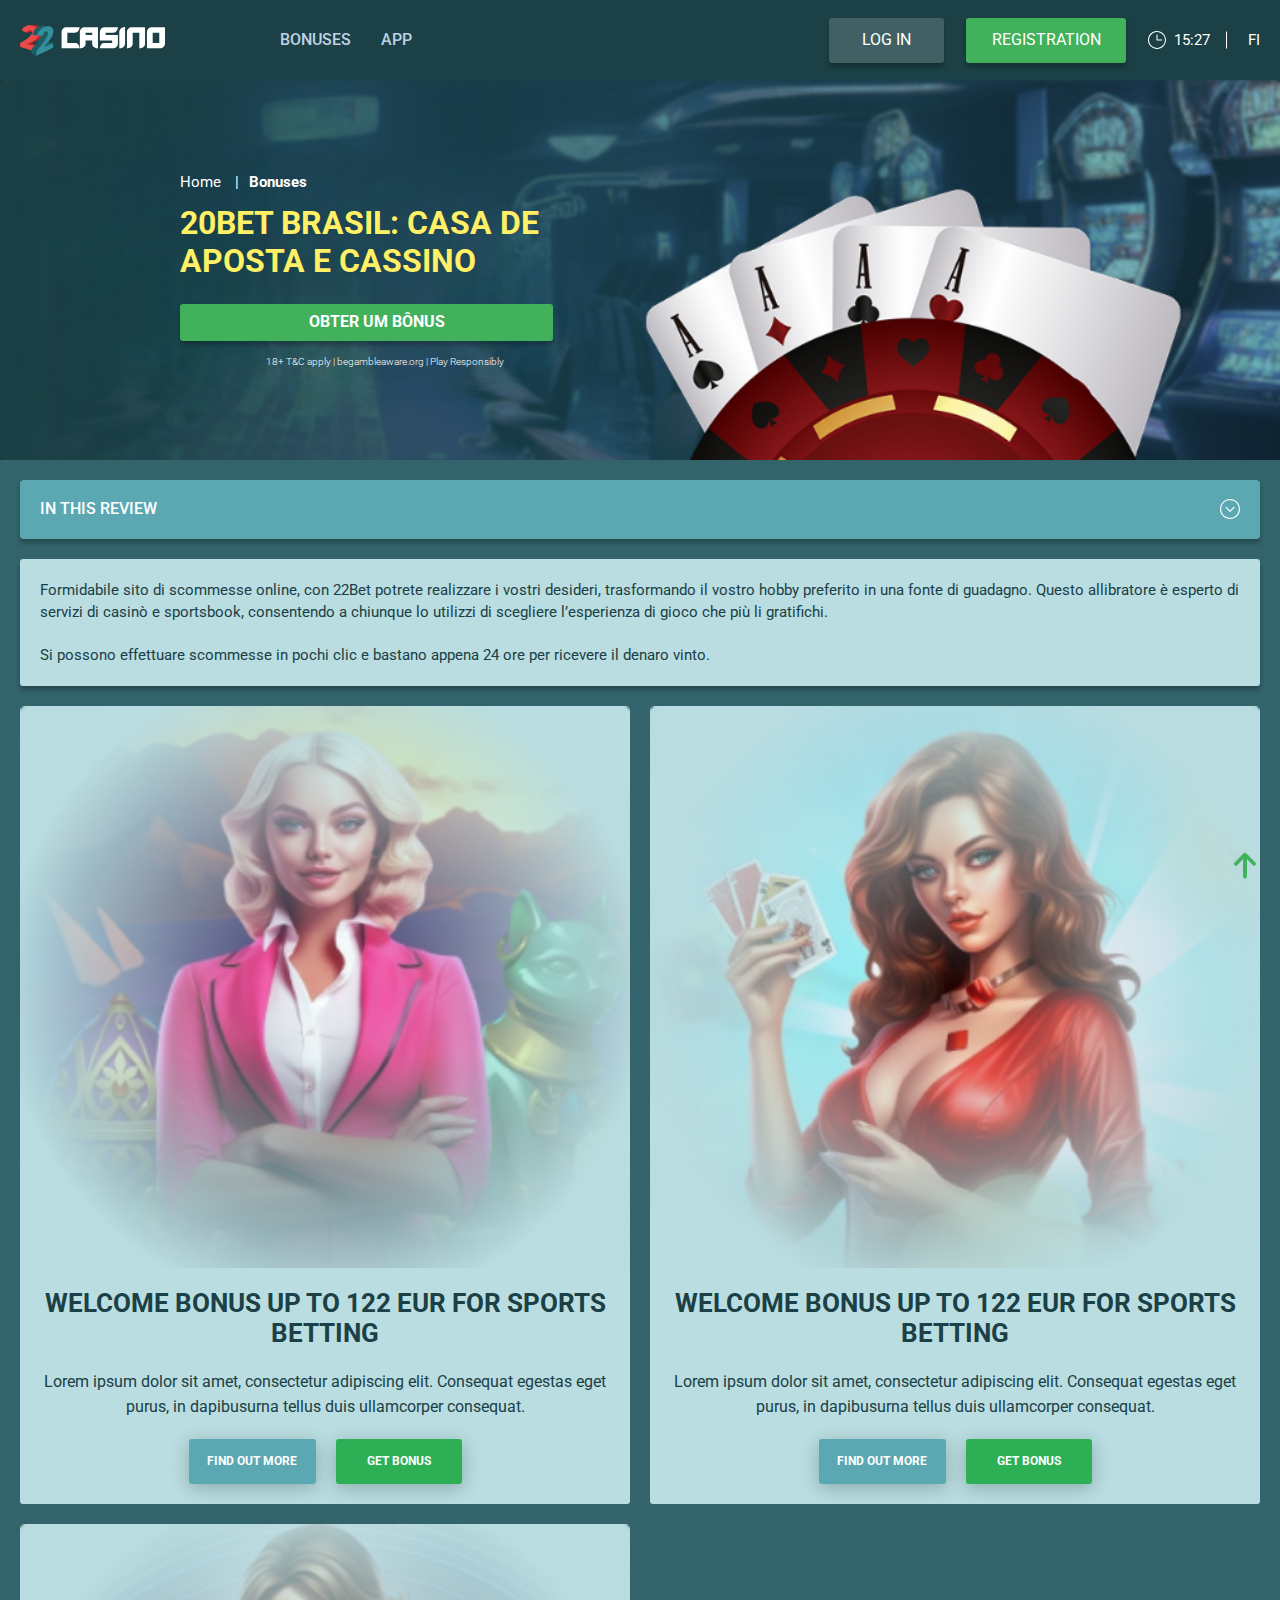
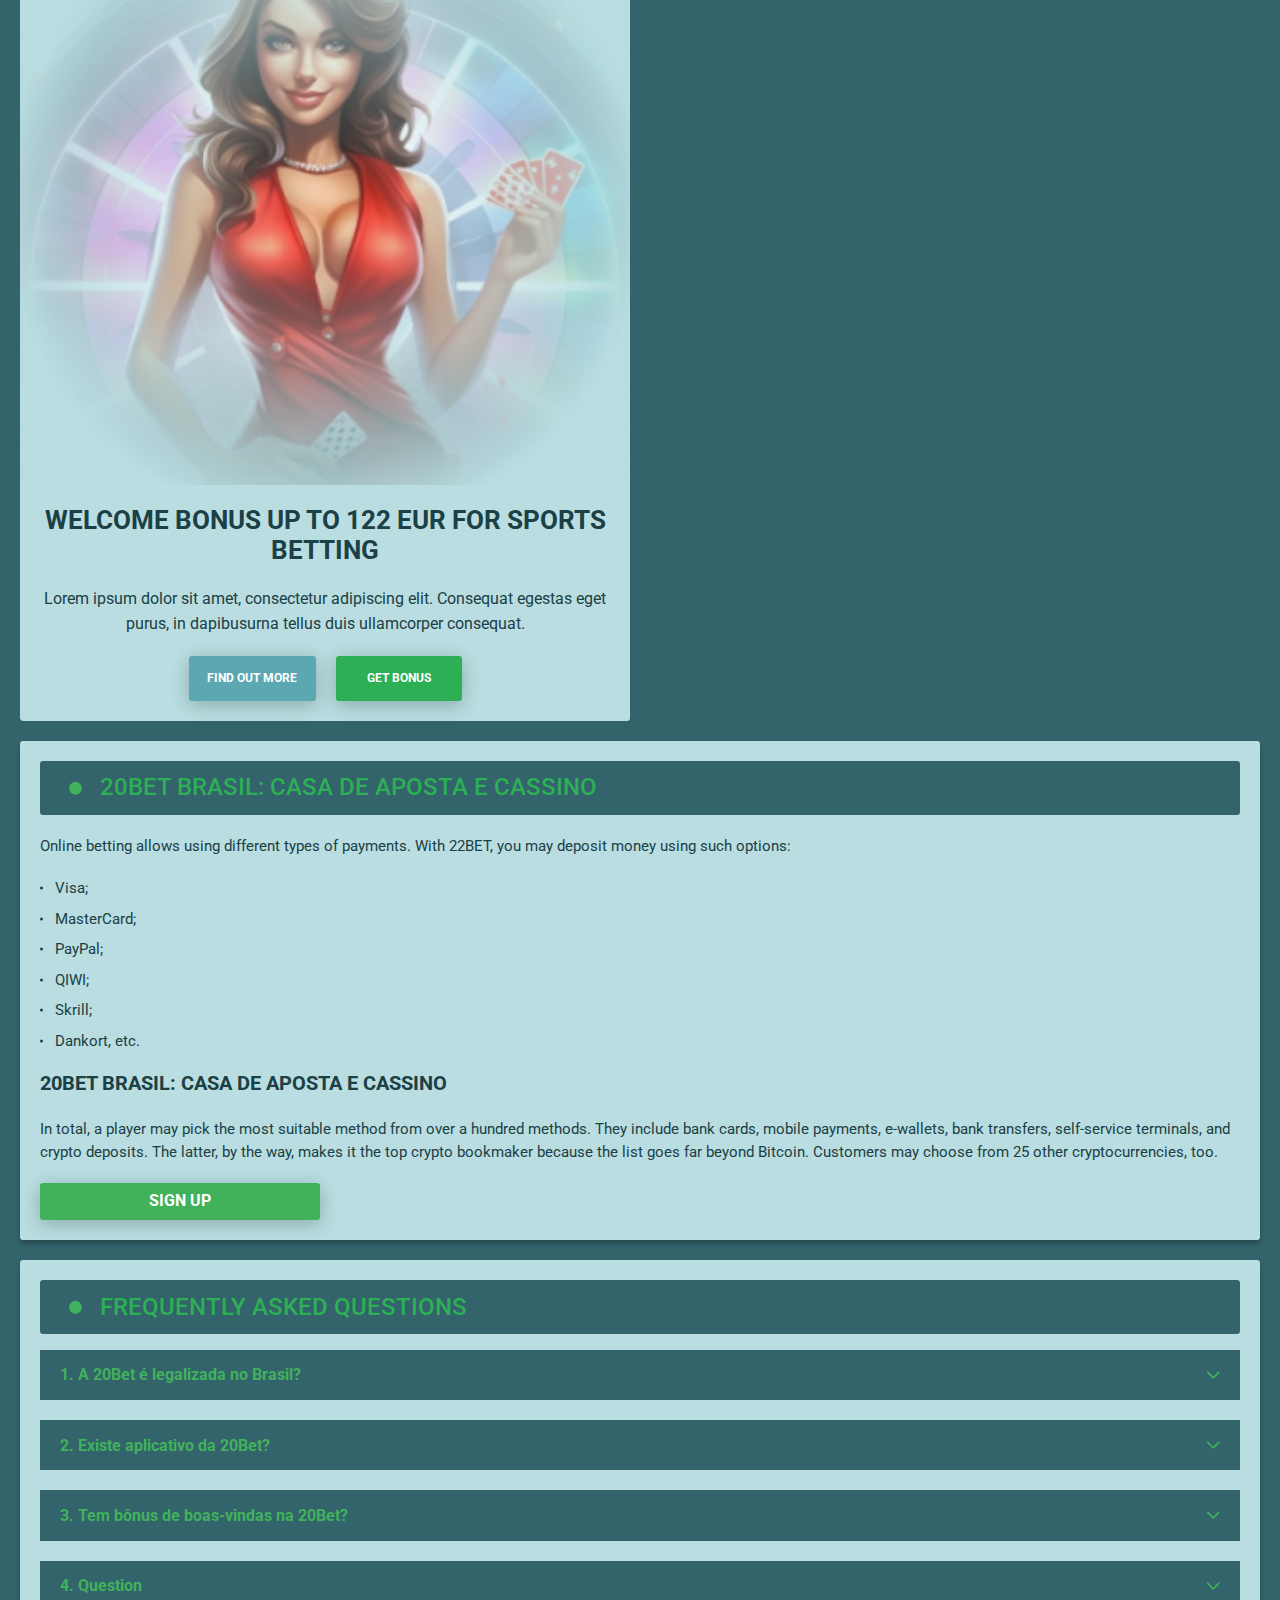
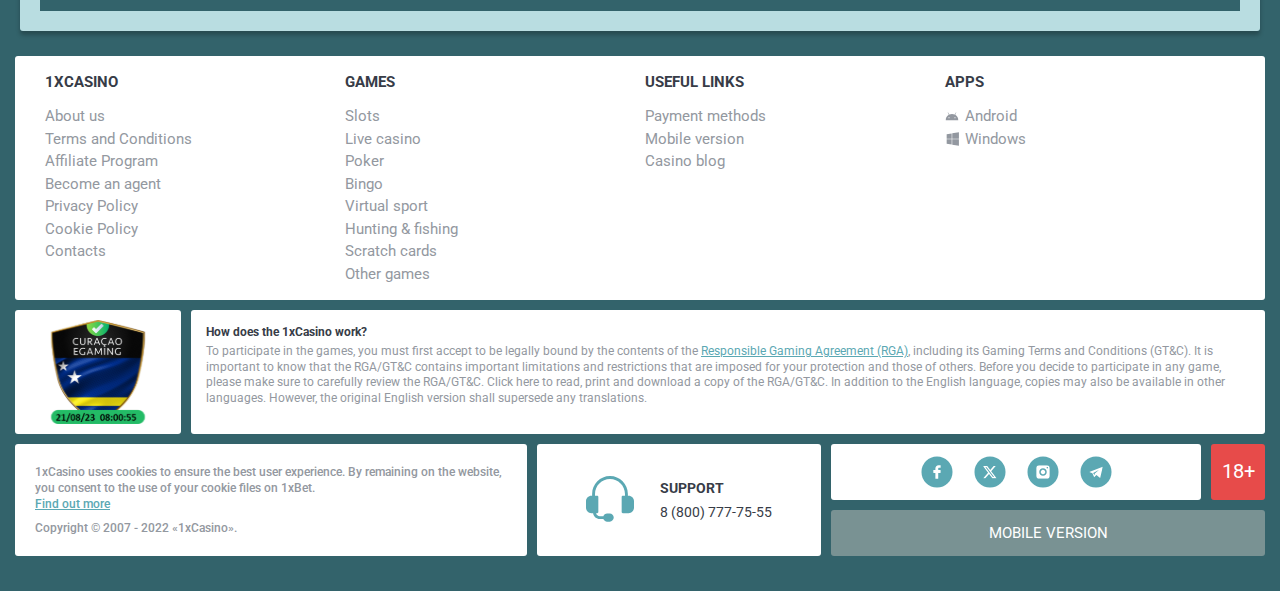
<file: bonus.html>
<!DOCTYPE html>
<html lang="fi">
  <head>
    <meta charset="UTF-8" />

    <meta name="viewport" content="width=device-width, initial-scale=1.0" />
    <title>20Bet Brasil: casa de aposta e cassino</title>
    <meta name="description" content />
    <meta property="og:site_name" content />
    <meta property="og:title" content />
    <meta property="og:type" content="website" />
    <meta property="og:url" content />
    <meta property="og:image" content />
    <meta property="og:image:alt" content />
    <meta property="og:locale" content="fi" />
    <meta property="og:description" content />
    <link rel="preconnect" href="https://fonts.googleapis.com" />
    <link rel="preconnect" href="https://fonts.gstatic.com" crossorigin />
    <link
      href="https://fonts.googleapis.com/css2?family=Poppins&family=Roboto:wght@400;500;700&display=swap"
      rel="stylesheet"
    />
    <link rel="stylesheet" href="./css/reset.css" />
    <link rel="stylesheet" href="./css/main.css" />
    <link rel="stylesheet" href="./css/media.css" />
    <link rel="icon" href="./images/favicon.png" type="image/x-icon" />
    <script
      src="https://code.jquery.com/jquery-3.6.1.min.js"
      integrity="sha256-o88AwQnZB+VDvE9tvIXrMQaPlFFSUTR+nldQm1LuPXQ="
      crossorigin="anonymous"
    ></script>
  </head>
  <body>
    <header class="header">
      <section class="content header__content">
        <a href="#" class="logo header__logo"
          ><img src="./images/logo.svg" alt="logo" title
        /></a>
        <button class="header__btn-menu">
          <svg
            width="16px"
            height="16px"
            viewBox="0 0 16 16"
            xmlns="http://www.w3.org/2000/svg"
          >
            <rect y="0" width="16" height="3" rx="1.5"></rect>
            <rect y="6.5" width="16" height="3" rx="1.5"></rect>
            <rect y="13" width="16" height="3" rx="1.5"></rect>
          </svg>
        </button>

        <nav class="menu header__menu">
          <ul class="header__menu-list">
            <li>
              <a href="#"> Bonuses </a>
            </li>
            <li>
              <a href="#"> App </a>
            </li>
          </ul>
          <div class="header__button header__button-menu">
            <a href="#" class="button button__login-menu">log in</a>
            <a href="#" class="button button__menu">registration</a>
          </div>
        </nav>

        <a href="#" class="button button__login">log in</a>
        <a href="#" class="button button__singup">registration</a>
        <div id="clock" class="header__time">00:00</div>
        <a href="" class="header__flag">
          <span>fi</span>
        </a>
      </section>
    </header>
    <main class="main home main-page">
      <section class="hero hero__page hero__page-page">
        <div class="background background-page">
          <img src="./images/bonus/bg-bonus.png" alt="hero" title />
        </div>
        <div class="hero__wrapper hero__wrapper-page">
          <div class="hero__data hero__data-page hero__data-bonus">
            <ul
              class="breadcrumbs"
              itemscope
              itemtype="https://schema.org/BreadcrumbList"
            >
              <li
                itemprop="itemListElement"
                itemscope
                itemtype="https://schema.org/ListItem"
              >
                <a href="#" itemprop="item">
                  <span itemprop="name">Home</span></a
                >
                <meta itemprop="position" content="1" />
              </li>
              <li
                itemprop="itemListElement"
                itemscope
                itemtype="https://schema.org/ListItem"
              >
                <a href="#" itemprop="item">
                  <span itemprop="name">Bonuses</span></a
                >
                <meta itemprop="position" content="2" />
              </li>
            </ul>
            <h1 class="title general hero__title hero__title-page">
              20Bet Brasil: casa de aposta e cassino
            </h1>

            <a href="#" class="button hero__button hero__button-page">Obter um Bônus</a>
            <span class="hero__span">18+ T&C apply | begambleaware.org | Play Responsibly</span>
          </div>
        </div>
      </section>
      <section class="main__wrap main__wrap-page">
        <aside class="sidebar sidebar-left">
          <div class="sidebar-left__review">
            <div class="menu__review-desk sidebar__desk">In this review</div>
            <ul class="menu__review sidebar__list">
              <li><a href="#">Review of 20Bet</a></li>
              <li><a href="#">Registration</a></li>
              <li><a href="#">Layouts and navigation</a></li>
              <li><a href="#">20Bet Betting </a></li>
              <li><a href="#">Sports offers</a></li>
              <li><a href="#">Sports betting</a></li>
              <li><a href="#">Live betting</a></li>
              <li><a href="#">Live stream</a></li>
              <li><a href="#">Cash out</a></li>
            </ul>
          </div>
        </aside>
        <section class="content__wrapper content__wrapper-page content__wrapper-page-app">
          <section class="content menu-review__content">
            <div class="menu__review-desk menu__review-content">
              In this review
            </div>
            <ul class="menu__review menu__review-list">
              <li><a href="#">Review of 20Bet</a></li>
              <li><a href="#">Registration</a></li>
              <li><a href="#">Layouts and navigation</a></li>
              <li><a href="#">20Bet Betting </a></li>
              <li><a href="#">Sports offers</a></li>
              <li><a href="#">Sports betting</a></li>
              <li><a href="#">Live betting</a></li>
              <li><a href="#">Live stream</a></li>
              <li><a href="#">Cash out</a></li>
            </ul>
          </section>
          <section class="content article">
           
            <p>
              Formidabile sito di scommesse online, con 22Bet potrete realizzare
              i vostri desideri, trasformando il vostro hobby preferito in una
              fonte di guadagno. Questo allibratore è esperto di servizi di
              casinò e sportsbook, consentendo a chiunque lo utilizzi di
              scegliere l’esperienza di gioco che più li gratifichi.
            </p>
            <p>
              Si possono effettuare scommesse in pochi clic e bastano appena 24
              ore per ricevere il denaro vinto.
            </p>
          </section>
          <section class="content bonuses">
            <ul class="bonuses__list">
              <li class="bonuses__item">
                <div class="bonuses__img">
                  <img src="./images/bonus/banner-bonus1.png" alt="" title="" />
                </div>
                <div class="bonuses__desc">
                  <h2 class="title high bonuses__title">
                    WELCOME BONUS UP TO 122 EUR FOR SPORTS BETTING
                  </h2>
                  <p>
                    Lorem ipsum dolor sit amet, consectetur adipiscing elit.
                    Consequat egestas eget purus, in dapibusurna tellus duis
                    ullamcorper consequat.
                  </p>
                  <div class="bonuses__buttons">
                    <a href="#" class="button bonuses__button">Find out more</a>
                    <a href="#" class="button bonuses__button">Get Bonus</a>
                  </div>
                </div>
              </li>
              <li class="bonuses__item">
                <div class="bonuses__img">
                  <img src="./images/bonus/banner-bonus2.png" alt="" title="" />
                </div>
                <div class="bonuses__desc">
                  <h2 class="title high bonuses__title">
                    WELCOME BONUS UP TO 122 EUR FOR SPORTS BETTING
                  </h2>
                  <p>
                    Lorem ipsum dolor sit amet, consectetur adipiscing elit.
                    Consequat egestas eget purus, in dapibusurna tellus duis
                    ullamcorper consequat.
                  </p>
                  <div class="bonuses__buttons">
                    <a href="#" class="button bonuses__button">Find out more</a>
                    <a href="#" class="button bonuses__button">Get Bonus</a>
                  </div>
                </div>
              </li>
              <li class="bonuses__item">
                <div class="bonuses__img">
                  <img src="./images/bonus/banner-bonus3.png" alt="" title="" />
                </div>
                <div class="bonuses__desc">
                  <h2 class="title high bonuses__title">
                    WELCOME BONUS UP TO 122 EUR FOR SPORTS BETTING
                  </h2>
                  <p>
                    Lorem ipsum dolor sit amet, consectetur adipiscing elit.
                    Consequat egestas eget purus, in dapibusurna tellus duis
                    ullamcorper consequat.
                  </p>
                  <div class="bonuses__buttons">
                    <a href="#" class="button bonuses__button">Find out more</a>
                    <a href="#" class="button bonuses__button">Get Bonus</a>
                  </div>
                </div>
              </li>
            </ul>
          </section>
          <section class="content article">
            <h2 class="title high article__title">
              20Bet Brasil: Casa de Aposta e Cassino
            </h2>
            <p>
              Online betting allows using different types of payments. With
              22BET, you may deposit money using such options:
            </p>
            <ul class="article__list">
              <li>Visa;</li>
              <li>MasterCard;</li>
              <li>PayPal;</li>
              <li>QIWI;</li>
              <li>Skrill;</li>
              <li>Dankort, etc.</li>
            </ul>

            <h3>20Bet Brasil: Casa de Aposta e Cassino</h3>
           
            <p>
              In total, a player may pick the most suitable method from over a
              hundred methods. They include bank cards, mobile payments,
              e-wallets, bank transfers, self-service terminals, and crypto
              deposits. The latter, by the way, makes it the top crypto
              bookmaker because the list goes far beyond Bitcoin. Customers may
              choose from 25 other cryptocurrencies, too.
            </p>
            <a href="#" class="button article__button">sign up</a>
          </section>
          <section class="content faq">
            <h2 class="title high faq__title">Frequently Asked Questions</h2>
            <ul class="faq__list " itemscope itemtype="https://schema.org/FAQPage">
              <li class="faq__item"  itemscope itemprop="mainEntity" itemtype="https://schema.org/Question">
                <h3 class="title medium faq__subtitle js-button-expander"  itemprop="name">1. A 20Bet é legalizada no Brasil?
                 </h3>
                <div  class="faq__answer js-expand-content" itemscope  itemprop="acceptedAnswer" itemtype="https://schema.org/Answer">
                  <p  itemprop="text">
                    Sim, a casa de apostas tem licença emitida por Curaçao, que é reconhecida no Brasil e a permite atuar por aqui.
                  </p>
                </div>
              </li>
              <li class="faq__item"  itemscope itemprop="mainEntity" itemtype="https://schema.org/Question">
                <h3 class="title medium faq__subtitle js-button-expander"  itemprop="name">2. Existe aplicativo da 20Bet?</h3>
                <div class="faq__answer js-expand-content" itemscope  itemprop="acceptedAnswer" itemtype="https://schema.org/Answer">
                  <p  itemprop="text">
                    Sim, disponível para sistemas operacionais iOS e Android.
                  </p>
                </div>
              </li> 
              <li class="faq__item"  itemscope itemprop="mainEntity" itemtype="https://schema.org/Question">
                <h3 class="title medium faq__subtitle js-button-expander"  itemprop="name">3. Tem bônus de boas-vindas na 20Bet?</h3>
                <div class="faq__answer js-expand-content" itemscope  itemprop="acceptedAnswer" itemtype="https://schema.org/Answer">
                  <p  itemprop="text">
                    O pacote especial para novos usuários da 20Bet paga 100% sobre o primeiro depósito, com limite de 600 BRL.
                  </p>
                </div>
              </li> 
              <li class="faq__item"  itemscope itemprop="mainEntity" itemtype="https://schema.org/Question">
                <h3 class="title medium faq__subtitle js-button-expander"  itemprop="name">4. Question</h3>
                <div class="faq__answer js-expand-content" itemscope  itemprop="acceptedAnswer" itemtype="https://schema.org/Answer">
                  <p  itemprop="text">
                    Sim, a casa de apostas tem licença emitida por Curaçao, que é reconhecida no Brasil e a permite atuar por aqui.
                  </p>
                </div>
              </li> 
            </ul>
          </section>
        </section>
        <div class=""  onclick="scrollToTop()">
          <button class="main__arrow" id="scrollToTopBtn"></button>
        </div> 
      </section>
    </main>
    <footer class=" footer ">
      <section class=" footer__content">
        <ul class="footer__menu">
          <li>
            <div>1хcasino</div>
            <ul class="footer__info">
              <li><a href="#">About us
              </a></li>
              <li><a href="#">Terms and Conditions</a></li>
              <li><a href="#">Affiliate Program
              </a></li>
              <li><a href="#">Become an agent
              </a></li>
              <li><a href="#">Privacy Policy
              </a></li>
              <li><a href="#">Сookie Policy
              </a></li>
              <li><a href="#">Contacts</a></li>
            
            </ul>
          </li>
          <li>
            <div>Games</div>
            <ul class="footer__info">
              <li><a href="#">Slots</a></li>
              <li><a href="#">Live casino</a></li>
              <li><a href="#">Poker</a></li>
              <li><a href="#">Bingo</a></li>
              <li><a href="#">Virtual sport</a></li>
              <li><a href="#">Hunting & fishing</a></li>
              <li><a href="#">Scratch cards</a></li>
              <li><a href="#">Other games</a></li>
            </ul>
          </li>
          <li>
            <div>Useful Links</div>
            <ul class="footer__info">
              <li><a href="#">Payment methods</a></li>
              <li><a href="#">Mobile version</a></li>
              <li><a href="#">Casino blog</a></li>
            </ul>
          </li>
          <li>
            <div>APPS
            </div>
            <ul class="footer__info">
              <li><a href="#" class="footer__android">Android</a></li>
              <li><a href="#" class="footer__windows">Windows</a></li>
              
            </ul>
          </li>
        </ul>
      <div class="footer__wrapper">
         <div class="footer__image"> 
        <img src="./images/footer-frame.svg" alt="" title="">
      </div>
       <div class="footer__desc"><p class="footer__desc-question">How does the 1xCasino work?</p>
       <p>To participate in the games, you must first accept to be legally bound by the contents of the <a class="footer__desc-link" href="#" class="">Responsible Gaming Agreement (RGA)</a>, including its Gaming Terms and Conditions (GT&C). It is important to know that the RGA/GT&C contains important limitations and restrictions that are imposed for your protection and those of others. Before you decide to participate in any game, please make sure to carefully review the RGA/GT&C. Click here to read, print and download a copy of the RGA/GT&C. In addition to the English language, copies may also be available in other languages. However, the original English version shall supersede any translations.</p></div>
      </div>
        
          <div class="footer__text">
            <p>
              1xCasino uses cookies to ensure the best user experience. By remaining on the website, you consent to the use of your cookie files on 1xBet. 
              <a class="footer__desc-link" href="#">Find out more</a>
            </p>
            <p>Copyright &copy; 2007 - 2022 «1xCasino».</p>
          </div>
          <div class="footer__support">
          <img src="./images/support.svg" alt="" title>
         <div class="footer__support-text">
           <p>SUPPORT</p>
          <a href="tel:+88007777555">8 (800) 777-75-55</a>
         </div>
        </div>
       <div class="footer__information">
        <div class="footer__social">
         <ul class="footer__links">
          <li><a href="#"><img src="./images/facebook.svg" alt=""title></a></li>
           <li><a href="#"><img src="./images/twitter.svg" alt=""title></a></li>
            <li><a href="#"><img src="./images/instagram.svg" alt=""title></a></li>
             <li><a href="#"><img src="./images/telegram.svg" alt=""title></a></li>
        </ul>
         <div class="footer__age"> 18+
           
          </div>
       </div>
          <div class="footer__mob"><a href="#">MOBILE VERSION</a></div>
        </div>
       
       
      </section>
    </footer>

    <script src="./js/sidebar.js" defer></script>
    <script src="./js/expander.js" defer></script>
    <script src="./js/mobile-menu.js" defer></script>
    <script src="./js/clock.js" defer></script>
    <script src="./js/arrowUp.js" defer></script>
  </body>
</html>
</file>
<file: css/main.css>
html {
  -webkit-text-size-adjust: 100%;
  scroll-behavior: smooth;
  overflow-x: hidden;
}

body {
  display: block;
  position: relative;
  width: 100%;
  background: #33636b;
  font-family: "Roboto", sans-serif;
  font-size: 15px;
  font-weight: 400;
  line-height: 22.5px;
  text-align: left;
  color: #1B4045;
}

.content {
  display: block;
  position: relative;
  width: 100%;
  max-width: 1020px;
  overflow: hidden;
  border-radius: 3px;
  background: linear-gradient(180deg, #B9DDE1 0%, #B9DDE1 100%);
  box-shadow: 0px 4px 4px 0px #00000040;
  padding: 20px;
  margin: 0 auto 20px auto;
}

h1,
h2,
h3,
h4,
.title {
  display: block;
  position: relative;
  font-size: 32px;
  font-weight: 700;
  line-height: 37.5px;
  text-align: center;
  color: #fff065;
}

h1,
.title.general {
  text-transform: uppercase;
}

h2,
.title.high {
  position: relative;
  display: flex;
  align-items: center;
  justify-content: left;
  font-weight: 500;
  font-size: 24px;
  line-height: 28.8px;
  color: #2DAF55;
  background: linear-gradient(90deg, #33636B 0%, #33636B 100%);
  text-transform: uppercase;
  border-radius: 3px;
  padding: 12.5px 20px 12.5px 60px;

}

h2::before,
.title.high::before {
  content: "";
  display: block;position:absolute;
  width: 30px;height: 30px;
  left: 20px;
  top:50%;
  transform: translateY(-50%);
  background: url(../images/main/ratings-icon.svg) no-repeat center center / contain;
}


h3,
title.medium {
  font-size: 20px;
  line-height: 30px;
  text-align: left;
  color:#1B4045;}

article > *,
.article > *,
.desk > * {
  margin-top: 20px;
}

article > *:first-child,
.article > *:first-child,
.desk > *:first-child {
  margin-top: 0 !important;
}

article > h2,
.article > h2,
.desk > h2 {
  margin-top: 20px;
}

article > h3,
.article > h3,
.desk > h3 {
  margin-top: 16px;
}

.button {
  position: relative;

  min-width: 373px;
  height: 37px;
  border-radius: 3px;
  background: #41b15b;
  overflow: hidden;
  font-size: 16px;
  font-weight: 700;
  line-height: 18.75px;
  text-align: center;
  text-decoration: none;
  text-transform: uppercase;
  color: #ffffff;
  white-space: nowrap;
  cursor: pointer;
  box-shadow: 0px 4px 18px 0px #0e181140;

  padding: 9px 129px;
  margin: 0 auto;

  transition: all 0.5s;
}

.button:hover {
  transform: scale(1.1);
}

.header,
.main,
.footer {
  display: flex;
  position: relative;
  justify-content: space-between;
  align-items: center;

  max-width: 1600px;
  max-width: 100%;

  margin: 0 auto;
}

.background {
  display: block;
  position: absolute;
  bottom: 0;
  left: 0;
  height: 100%;
  width: 100%;
  overflow: hidden;
}

.background img {
  position: relative;
  width: 100%;
  height: 100%;
  object-fit: cover;
  border-radius: 3px;
}

.images img {
  border-radius: 3px;
  width: 100%;
  height: 100%;
  overflow: hidden;
}

/* -------------------HEADER---------------- */
.header {
  position: fixed;
  top: 0;
  left: 0;
  right: 0;
  width: 100%;
  z-index: 100;
  background: #1b4045;
}

.header__content {
  position: relative;
  display: flex;
  flex-direction: row;
  align-items: center;
  justify-content: space-between;
  max-width: 1600px;
  max-height: 80px;
  border-radius: 0;
  background: #1b4045;
  border: none;
  padding: 16px 30px;
  margin: 0 auto;
  box-shadow: none;
}

.logo {
  display: block;
  position: relative;
  max-width: 145px;
  flex: 0 0 145px;
  margin-right: 115px;
}

.logo img {
  display: block;
  position: relative;
  width: auto;
  max-height: 31px;
}

.logo:hover {
  transform: scale(1.1);
}
.header__menu {
  display: flex;
  white-space: nowrap;
}

.header__menu-list {
  display: flex;
  justify-content: center;
  align-items: center;
  white-space: nowrap;
  flex: 1 1 auto;
  gap: 30px;
  
  border-radius: 60px;
  
}
.header__menu-list li {
  display: block;
  
}

.header__menu-list li a {
  display: inline-flex;
  position: relative;
  align-items: center;
  font-weight: 500;
  font-size: 16px;
  line-height: 18.75px;
  text-transform: uppercase;
  color: #BED2E4;
  transition: all 0.5s;
  padding: 20px 0;
}

.header__menu-list a:hover {
  color: #41b15b;
}

.menu a {
  display: none;
}

span {
  display: inline-block;
}

.header__menu-list a img {
  width: 24px;
  height: 24px;
  vertical-align: middle;
}

.header__menu-list a span:last-child {
  margin-left: 16px;
}

.header__flag span:first-child {
  flex: 0 1 24px;
}

.header__flag {
  margin-left: 16px;
  color: #ffffff;
  text-transform: uppercase;
  padding-left: 22px;
}

.header__flag::before {
  content: "";
  display: block;
  position: absolute;
  width: 1px;
  height: 75%;
  top: 50%;
  transform: translateY(-50%);
  left: 0;
  background: #ffffff;
}

.button__login {
  margin-left: auto;
}

.button__login {
  height: 45px;
  font-size: 16px;
  font-weight: 400;
  line-height: 18.75px;
  min-width: 115px;
  background: #416064;
  box-shadow: 0px 4px 4px 0px #00000040;
  padding: 13px 32.5px;
  margin: 0 22px 0 auto;
  border: none;
}

.button__singup {
  height: 45px;
  font-size: 16px;
  font-weight: 400;
  line-height: 18.75px;
  min-width: 160px;
  margin: 0;
  padding: 13px 25.5px;
  border: none;
  box-shadow: 0px 4px 4px 0px #00000040;
}

.button__singup:hover {
  background: #416064;
}
.header__time {
  color: #ffffff;
  position: relative;
  padding-left: 26px;
  margin-left: 22px;
}

.header__time::before {
  content: "";
  display: block;
  position: absolute;
  width: 18px;
  height: 18px;
  top: 50%;
  transform: translateY(-50%);
  left: 0;
  background: url(../images/clock.svg) no-repeat center center / contain;
}
.button__login:hover {
  background: #41b15b;
}

.header__btn-menu {
  display: block;
  flex: 0 1 auto;
  min-width: 0;
  border: 1px solid #ffffff;
  border-radius: 10px;
  background: #33636B;
  padding: 12px;
  margin-left: 12px;
  order: 3;
}

svg {
  position: relative;
  fill: #ffffff;
  line-height: 1;
  vertical-align: 1;
}

/* ------------------ MAIN------------- */
.main.home {
  display: flex;
  margin-bottom: 30px;
}

.main__wrap {
  display: flex;
  position: relative;
  flex: 1 1 100%;
  justify-content: center;
  align-items: stretch;
  max-width: 1600px;
  padding: 20px 30px;
  margin: 0 auto;
}

/*--------------------MAIN__SIDEBAR-------------- */

.sidebar {
  position: relative;
  align-self: stretch;
 
  flex: 0 0 240px;
}

.sidebar {
  align-self: stretch;
  position: sticky;
  flex: 0 0 240px;
  top: 100px;
  bottom: 20px;
  height: calc(100vh - 110px);
  overflow: auto;
}

.sidebar::-webkit-scrollbar {
  display: none;
}

.sidebar-left__review {
  overflow: hidden;
  border-radius: 3px;
  background: #1b4045;
  box-shadow: 0px 4px 4px 0px #00000040;
 
}

.sidebar-left__quik {
  margin-bottom: 24px;
}

.menu__review-desk {
  position: relative;
  background: #5ba8b3;

  font-weight: 500;
  font-size: 16px;
  line-height: 18.75px;
  text-transform: uppercase;
  color: #ffffff;
  box-shadow: 0px 4px 4px 0px #00000040;

  padding: 10px 20px;
}

.menu__review li {
  position: relative;
  padding: 8px 16px;
}


.menu__review li {
  padding: 8px 20px;
}

.menu__links li a {
  font-size: 14px;
  font-weight: 300;
  color: #ffffff;
  line-height: 16.41px;
}

.menu__review li a {
  position: relative;
  color: #ffffff;
  font-weight: 300;
  font-size: 15px;
  line-height: 22.5px;
  padding-left: 10px;
}



.menu__links li a img {
  vertical-align: middle;
  margin-right: 8px;
}

.sidebar__review {
  margin-top: 20px;
}

.menu__review-content::after,
.menu__review-desk::after {
  content: "";
  position: absolute;
  right: 12px;
  top: 50%;
  transform: translateY(-50%);
  width: 15px;
  height: 15px;
  background: url(../images/sidebar/sidebar-arrowDown.svg)no-repeat center center /
    contain;
  transition: all 0.5s;
}

.menu__review-content::after {
  width: 20px;
  height: 20px;
  right: 20px;
}

.menu__review-content.active::after,
.menu__review-desk.active::after {
  transition: all 0.5s;
  background: url(../images/sidebar/sidebar-arrowUp.svg)no-repeat center center / contain;
}

.menu-review__content {
  display: none;
  padding: 0;
  margin-bottom: 20px;
  background: #1B4045;

}

.menu__review-content {
  position: relative;
  padding: 20px;
  border-radius: 3px;
 
}


.menu__review-content.active {
  border-bottom-left-radius: 0;
  border-bottom-right-radius: 0;
}

.menu__review li a {
  position: relative;
  white-space: nowrap;
}

.menu__review li:hover a {
  color: #ffffff;

  font-weight: 700;
}

.menu__review li:hover{
  background: #5BA8B3;

}

.menu__review-list {
  padding: 0;
}
.menu__review-list li {
  padding: 8px 16px;
}
.content__wrapper {
  margin: 0 10px;

  flex: 0 1 calc(100% - 240px * 2 - 10px * 2);
}


.sidebar__cards {
  display: flex;
  flex-direction: row;
  flex-wrap: wrap;
  gap: 10px;
}

.sidebar__cards {
  display: flex;
  flex-direction: row;
  flex-wrap: wrap;

  
}

.sidebar__cards img {
  display: block;
  
  height: 100%;
}

.sidebar__cards a img {
  position: relative;
  width: 100%;
  
  display: block;
  border-top-left-radius: 3px;
  border-top-right-radius: 3px;
  border-radius: 3px;
}

.sidebar__cards a{
  
  box-shadow: 0px 4px 4px 0px #00000040;
  border-radius: 3px;
  overflow: hidden;
}

.sidebar__text {
  position: absolute;
  bottom: 0px;
  background: #2daf55;
  border-bottom-left-radius: 3px;
  border-bottom-right-radius: 3px;
  color: #ffffff;
  font-weight: 500;
  font-size: 13px;
  line-height: 15.73px;
  text-transform: uppercase;
  overflow: hidden;
  padding: 7px;
  display: flex;
  justify-content: center;
  width: 100%;
}

/* -----------hero ----------- */
.content__wrapper {
  position: relative;
  top: 80px;

  margin-left: 20px;
  margin-right: 20px;
}

.hero {
  padding: 0;
  height: 380px;
  display: flex;
  align-items: center;
  width: 100vw;
  padding-top: 24px;
  padding-bottom: 24px;
  padding-left: calc(50% - 492px);
  padding-right: calc(50% - 492px);
  
}

.home .hero.hero__page {
  justify-content: center;
}

.hero__wrapper {
  display: flex;
  align-items: center;
}

.hero__data {
  display: block;
  position: relative;
  max-width: 500px;
  padding: 32px;
  align-items: center;
}

.hero__title {
  margin-bottom: 16px;
  text-align: center;
}

.hero__data p {
  color: #ffffff;
  text-align: center;
}

.hero__rating {
  display: flex;
  font-weight: 700;
  align-items: center;
  justify-content: center;
  text-transform: uppercase;
  color: #ffffff;
  margin-bottom: 16px;
}

.hero__rating p {
  margin-right: 10px;
  font-weight: 400;
}
.hero__button {
  display: block;
  width: 373px;
  background: #41b15b;
  box-shadow: 0px 4px 4px 0px #00000040;

  margin-top: 24px;
  margin-bottom: 13px;
  margin-left: auto;
}
.hero__data span {
  font-size: 15px;
 
  line-height: 18px;

  color: #ffffff;
}

.hero__data .hero__span {
  display: block;
  font-weight: 300;
  font-size: 10px;
  line-height: 15px;
  color: #ffffff;
  text-align: center;
}

/* ---------------games---------------- */
.games {
  background: transparent;
  padding: 0;
  margin-bottom: 20px;
}

.games__list {
  display: grid;
  grid-template-columns: repeat(3, 1fr);
  gap: 40px;
  row-gap: 20px;

  width: 100%;
}

.games__list li a img{
  display: block;
  width: 100%;
  /* box-shadow: 0px 4px 20px 0px #5BA8B3; */

}

/* --------------------features----------- */

.features__wrap {
  display: flex;
  gap: 20px;
}

.features__table {
  
  width: 100%;
  display: flex;
  gap: 20px;
}

.features__group {
  width: 50%;
}

.features__title {
  margin-bottom: 16px;
}

.features__list li {
  position: relative;

  padding: 9px 20px 9px 64px;
}

.features__list li + li,
.features__table tr + tr {
  margin-top: 10px;
}

.features__table tr,
.features__list li {
  background: linear-gradient(90deg, #1B4045 0%, #33636B 100%);
  border-radius: 3px;
  color: #ffffff;
  
}

.features__table tr:nth-child(even),.features__list li:nth-child(even){
  background: linear-gradient(90deg, #33636B 0%, #33636B 100%);

}

.features__table tr {
  
  display: flex;
  padding: 9px 20px;
}

.features__table tr td:last-child {
  font-weight: 400;
  padding-left: 5px;
}

.features__table td {
  width: 50%;
}

.features__list li::before {
  content: "";
  display: block;
  position: absolute;
  width: 33px;
  height: 30px;
  left: 20px;
  top: 50%;
  transform: translateY(-50%);
  background: url(../images/main/features-icon.svg) no-repeat center center /
    contain;
}

/* -------------banner---------------- */

.banner {
  display: flex;
  align-items: center;
  justify-content: flex-start;
  overflow: hidden;
  height: 380px;
  padding: 20px;
}

.banner__info {
  display: block;
  position: relative;

  width: 500px;
  text-align: center;

  padding: 32px;
  z-index: 3;
}

.banner__info .banner__title {
  flex-direction: column;
  line-height: 31.2px;
  font-size: 26px;
  color:#FFF065;
  align-items: center;
  text-align: center;
  text-transform: none;
  margin-bottom: 28px;
  border: none;
  background: transparent;
  padding: 0;
}


.banner__info .banner__title::before {
  display: none;
}

.banner__title span {
  font-size: 20px;
  font-weight: 700;
  line-height: 30px;
  text-transform: uppercase;
  color: #ffffff;
}

.banner__button,
.article__button {
  display: inline-block;
  margin-right: 0;
  width: 240px;
  background: #fff065;
  color: #1b4045;
  box-shadow: 0px 4px 18px 0px #0e181140;
  z-index: 3;
  margin-bottom: 6px;
  margin-left: auto;
    margin-right: auto;
    display: flex
;
    align-items: center;
    justify-content: center;
}

.banner__button:hover {
  
  transform: scale(1.1);
}

.banner__span {
  font-size: 12px;
  font-weight: 400;
  line-height: 18px;
  color: #ffffff;
}
.background .banner__img {
  top: 0;
  left: 0;
  position: absolute;
  z-index: 2;
}

/* ----------------review------------- */

.article {
  display: flex;
  flex-direction: column;
}
.article ul li {
  position: relative;
  padding-left: 15px;
}

.article ul li + li {
  margin-top: 8px;
}

.article ul li::before {
  content: "";
  position: absolute;
  left: 0;
  top: 50%;
  transform: translateY(-50%);
  width: 4px;
  height: 1px;
  border-radius: 50%;
  background: #1B4045;
}

.article__button {
  margin: 20px auto 0 auto;
  background: #41b15b;
  margin-left: 0;
}

.article h3 {
  
  text-transform: uppercase;
}

.article__links {
  color: #ff4949;
}

/* для нумерованного списка */

.article ol {
  counter-reset: ol;
  position: relative;
  
}

.article ol li {
  counter-increment: ol; 
  position: relative; 
  padding-left: 20px;}

.article ol li::before {
  content: counter(ol) "."; 
  display: inline-block;
  position: absolute;
  font: inherit;
  font-weight: 700;
  color: inherit;
  left: 0;
  top: 50%;
  transform: translateY(-50%);
}

/* ------------sidebar-right----------- */

.menu__casino {
  display: flex;
  flex-wrap: wrap;
  gap: 8px;
  align-items: center;
  padding: 8px;
}

.menu__casino li a {
  border-radius: 10px;
  overflow: hidden;
}

.menu__casino li a img {
  display: block;
  border-radius: 12px;
}

.main__sidebar-right {
  margin-bottom: 0;
}
/* --------------rating------------------- */
.rating__table {
  display: flex;
  width: 100%;
  margin-top: 16px;
}

.rating__table tbody {
  width: 100%;
}

.table td {
  display: flex;
  font-weight: 700;
  text-transform: uppercase;
}

.rating__table table {
  width: 100%;
  
}

.rating__table tr {
  display: flex;
  justify-content: space-between;
  align-items: center;
  text-transform: uppercase;
  color: #ffffff;
  background: linear-gradient(90deg, #1B4045 0%, #33636B 100%);
  font-weight: 500;
  font-size: 16px;
  line-height: 24px;
  padding: 13px 42px;
  border-radius: 3px;
}

.rating__table tr + tr {
  margin-top: 20px;
  
}

.table tr td:nth-child(1) {
  flex: 0 0 280px;
}

.table tr td:nth-child(3) {
  flex: 0 1 60px;
  margin-left: auto;
}

.rating__table img {
  width: 30px;
  height: 30px;
}

.rating__table img + img {
  margin-left: 10px;
}

.ratings__button,
.article__button {
  min-width: 280px;
  display: inline-block;
  color: #ffffff;
  padding: 9px 109px;
  margin-top: 20px;
}
/* ----------faq----------------------- */
.faq__subtitle {
  position: relative;
  font-weight: 700;
  font-size: 16px;
  line-height: 19.2px;
  text-align: left;
  background: linear-gradient(90deg, #33636B 0%, #33636B 100%);
  color: #41B15B;
  cursor: pointer;
  padding: 15.5px 64px 15.5px 20px;
}

.faq__list li + li {
  margin-top: 20px;
}

.faq__title {
  margin-bottom: 16px;
}

.faq__subtitle::after {
  content: "";
  display: block;
  position: absolute;
  top: 50%;
  transform: translateY(-50%);
  right: 20px;
  width: 14px;
  height: 14px;
  background: url(../images/fag-arrowDown.svg) no-repeat center center / contain;
  transition: all 0.5s;
}

.faq__subtitle.active::after {
  background: url(../images/faq-arrowUp.svg) no-repeat center center / contain;
  transition: all 0.5s;
}

.faq__item {
  position: relative;
}

.faq__subtitle.active {
  
  transition: all 0.5s;
}

.faq__answer {
  position: relative;
  color: #1B4045;
  border-left: 2px solid #41B15B;
  border-right: 2px solid #41B15B;
  padding: 13px 20px;
  margin-top: 10px;
}

.js-expand-content {
  display: none;
  overflow: hidden;
}

.js-expand-content.expanded {
  height: 100%;
}

/* ---------main__arrow------ */
.main__arrow {
  display: block;
  position: fixed;
  width: 30px;
  height: 30px;
  right: 20px;
  bottom: 20px;

  background: url(../images/ArrowUp.svg) no-repeat center center / contain;
  z-index: 100;
}

/* ------------footer----------------- */
.footer {
  display: flex;
  position: relative;
}

.footer__content {
  padding: 30px 10px;
  padding: 30px 10px 30px 10px;
  max-width: 1600px;
  margin-left: auto;
  margin-right: auto;
  background: transparent;
  display: flex;
  flex-wrap: wrap;
  flex-direction: row;
  align-items: stretch;
  width: auto;
}

.footer__content > *{
  background: #fff;
   
    border-radius: 3px;
    margin: 5px;
}
.footer__menu {
  display: flex;
  justify-content: space-between;
  flex-wrap: wrap;
  padding: 15px 30px;
}

.footer__menu div {
  font-weight: 700;
  color: #373c47;
  text-transform: uppercase;
  margin-bottom: 12px;
}

.footer__menu li {
  position: relative;
  color: #9398a0;
  
  flex: 0 1 calc((100% - 30px) / 4);
}
.footer__info {
  position: relative;
}


.footer__info a {
  color: inherit;
}


.footer__text p {
  font-size: 12px;
  font-weight: 500;
  line-height: 16px;
}

.footer__text p + p {
  margin-top: 8px;
}

.footer__wrapper {
  display: flex;
 
  gap: 10px;
  background: transparent;
}

.footer__image {
  padding: 10px 33px;
  flex: 0 0 166px;
  display: flex;
  align-items: center;
  justify-content: center;
  background: #ffffff;
  border-radius: 3px;
}

.footer__image img {
  max-width: 100px;
}

.footer__desc {
  background: #ffffff;
  border-radius: 3px;
  padding: 15px;
}

.footer__desc .footer__desc-question {
  color: #373c47;
  font-size: 12px;
  font-weight: 700;
  line-height: 14.06px;
  margin-bottom: 5px;
}

.footer__desc p {
  color: #9398a0;
  font-size: 12px;
  font-weight: 400;
  line-height: 15.6px;
}

.footer__desc-link {
  color: #5ba8b3;
  text-decoration: underline;
}


.footer__text {
  
  color: #9398a0;
 
  padding: 20px;
  
  flex: 0 1 calc(100% - 434px - 284px - 30px);
}
.footer__text p {
  display: flex;
  flex-direction: column;
}

.footer__support {
  display: flex;
  align-items: center;
  justify-content: center;

  padding: 20px 32px 20px 19px;padding: 20px;
  flex: 0 1 284px;
  
}

.footer__support p,
.footer__support a {
  color: #373c47;
  font-size: 14px;
  line-height: 16.41px;
}

.footer__support p {
  font-weight: 700;
}

.footer__support-text {
  display: flex;
  flex-direction: column;
  margin-left: 26px;
  gap: 8px;
}

.footer__social,
.footer__links {
  display: flex;
  flex-direction: row;
}

.footer__social {
  flex: 0 1 434px;
  gap: 10px;
  
}

.footer__links {
 background: #ffffff; 
  border-radius: 3px;
  padding: 8px;
  justify-content: center;
  align-items: center;
  gap: 21px;
 
  flex: 0 1 calc(100% - 54px - 10px);
}
.footer__android, .footer__windows{
  position: relative;
  padding-left: 20px;
}

.footer__android::before,.footer__windows::before{
  content: '';
  display: block;
  position: absolute;
  left: 0;
  top:50%;
  transform: translateY(-50%);
  width: 14px;
  height: 14px;
  background: url(../images/android-footer.svg) no-repeat center center / contain;
}

.footer__windows::before{
  background: url(../images/windows.svg) no-repeat center center / contain;
}

.footer__links li a img {
  width: 32px;
  height: 32px;
  vertical-align: middle;
}


.footer__age {
  display: block;
  width: 54px;
  height: 48px;
  height: auto;
  color:#ffffff;
  background: #E74B4A;
  border-radius: 3px;display: flex;
 justify-content: center;
 align-items: center;
  font-size: 20px;line-height: 23.44px;  
}

.footer__information {
  text-align: center;
  display: flex;
  align-items: stretch;
  
  flex-wrap: wrap;
  
  flex: 0 1 434px;
  background: transparent;
}

.footer__mob {
  background: #799293;
  border-radius: 3px;
  padding: 8px;
  margin-top: 10px;
  display: flex;
  align-items: center;
  justify-content: center;
  width: 100%;
}

.footer__mob a{
  color: #ffffff;
}


/* --------------bonus page------------- */
.breadcrumbs {
  display: flex;
  text-align: center;
  margin-bottom: 12px;
  white-space: nowrap;
}

.breadcrumbs li:not(:last-child) a {
  padding-left: 0;
}

.breadcrumbs li a {
  font-weight: 400;
  color: #ffffff;
  padding: 10px;
}

.breadcrumbs li:first-child a:hover {
  color: #ff6b00;
}

.breadcrumbs li:last-child a {
  font-weight: 700;
}

.breadcrumbs > li:not(:last-child):after {
  content: "|";
  position: relative;
  color: #ffffff;
}

.main-page.home {
  top: 80px;
  display: block;
}

.main__wrap-page {
  justify-content: flex-start;
}

.home .hero__page {
  position: relative;
  width: 100vw;
  display: flex;
  justify-content: start;
  align-items: center;
  background: linear-gradient(
    to right,
    rgba(23, 25, 35, 0.8) 100%,
    rgba(23, 25, 35, 0.6) 40%,
    rgba(23, 25, 35, 0.2) 70%,
    rgba(23, 25, 35, 0.8) 80%
  );
  padding-top: 24px;
  padding-bottom: 24px;
  padding-left: calc(50% - 492px);
  padding-right: calc(50% - 492px);
}

.home .hero__page.hero__page-page{
  justify-content: start;
}

.hero__data-bonus{
  max-width: 473px;
}

.hero__title-page{
  text-align: left;
}
.hero__button-page{
  margin-left: 0;
}

.content__wrapper-page {
  top: 0;
}

.content.bonuses {
  padding: 0;
  background: none;
  border:none;
  box-shadow: none;
}

.bonuses__list {
  display: flex;
  flex-direction: row;
  gap: 20px;
  display: grid
;
    grid-template-columns: repeat(3, 1fr);
}

.bonuses__item {
  display: flex;
  background: transparent;
  flex-direction:column;
  width: 100%;
  border-radius: 3px;
  padding: 0;
  overflow: hidden;
  
}



.bonuses__item > * {
  position: relative;
}

.bonuses__item + .bonuses__item {
  margin-top: 0;
}

.bonuses__item:before {
  display: none;
}

.bonuses__img img {
  display: block;
  height: 100%;
  width: 100%;
}

.bonuses__desc {
  padding: 20px;
  background: linear-gradient(180deg, #B9DDE1 0%, #B9DDE1 100%);
  width: 100%;
  text-align: center;
}
.bonuses__desc p {
  color: #1B4045;
  margin-bottom: 20px;
  font-size: 16px;
  line-height: 25px;
}

.title.bonuses__title {
  flex-direction: column;
  text-align: center;
  color: #1B4045;
  border: none;
  font-size: 26px;
  line-height: 30.47px;
  font-weight: 700;
  position: relative;
  margin-bottom: 20px;
  background: transparent;padding: 0;
}

.title.bonuses__title::before {
  display: none;
}

.bonuses__buttons {
  display: flex;
  justify-content: center;
  /* flex-wrap: wrap; */
  gap: 20px;
  
}

.bonuses__button {
  min-width: 126px;
  margin-left: 0;
  margin-right: 0;
  font-size: 12px;
 line-height: 14.06px;
  font-weight: 700;
  height: 45px;
  
}

.bonuses__button:first-child {
  background: #5ba8b3;
  color: #ffffff;
  padding: 15.5px 18.5px;
}

.bonuses__button:first-child:hover {
  background: #2daf55;
}

.bonuses__button:last-child {
  background: #2daf55;
  color: #ffffff;
  padding: 15.5px 30.5px;
}

.bonuses__button:last-child:hover {
  background: #5ba8b3;
}

.article .article__list li::before{
  width: 3px;height: 3px;
}

/* --------------------app-page------------- */
.hero__page-app{
  height: 600px;
  height: auto;
}

.hero__data-app{
  max-width: 665px;
}

.home .hero.hero__page-app{
  justify-content: flex-start;
  align-items: center;
}
.breadcrumbs-app{
  justify-content: center;
}

.banner__btn {
  display: flex;
  flex-direction: column;
  position: relative;
  width: 259px;
  height: 64px;
  font-size: 15px;
  font-weight: 400;
  line-height: 22.5px;
  text-align: center;
  text-decoration: none;
  justify-content: center;
  border-radius: 3px;
  background: #5BA8B3;
  text-transform: uppercase;
  
  color: #ffffff;
  cursor: pointer;
  padding: 16px 38px;
  padding: 16px 50px 16px 60px;
 
  transition: all 0.3s ease;
  overflow: hidden;
  margin-top: 20px;
  margin-bottom: 20px;
}

.banner__btn:hover {
  transform: scale(1.1);
}

.hero__list{
  padding:29px ;
  display: flex;
  max-width: 307px;
  margin-left: auto;margin-right: auto;
  justify-content: center;
  gap:10px;
  background: #FFFFFF66;
  padding: 15px 29px;
  border-radius: 3px;

}
.hero__list li{
  position: relative;
  display: flex;
  flex: 0 0 140px;
  font-weight: 600;
  font-size: 16px;
  line-height: 25px;
color:#ffffff;
padding-left: 60px;
}


.hero__list li::before{
  content: '';
  display: block;position: absolute;
  width: 33px;height: 30px;
  left: 0;
  top:50%;
  transform: translateY(-50%);
  background: url(../images/main/features-icon.svg) no-repeat center center / contain;
}



.hero__button-app{
  width: 259px;
  min-width: 256px;
  height: 51px;
  padding: 16px 61.5px;
}
.hero__data-app .hero__span-app{
  text-align: center;display: block;
}
.button__wrap-app {
  display: flex;
  flex-direction: row;
  justify-content: center;
  gap: 30px;
  z-index: 3;
}

.banner__btn-android {
  padding: 16px 34px 16px 70px;
}

.banner__btn-app::after,
.banner__btn-android::after {
  content: "";
  position: absolute;
  left: 30px;
  top: 50%;
  transform: translateY(-50%);
  width: 32px;
  height: 32px;
  background: url(../images/app/apple.svg) no-repeat center center / contain;
}

.banner__btn-android::after {
  background: url(../images/app/android.svg) no-repeat center center / contain;
}
</file>
<file: css/media.css>
@media screen and (max-width: 480px) {
  .content {
    margin-left: 0;
    margin-right: 0;
  }
}

/* ----------------header------------------- */

@media screen and (max-width: 1518px) {
  .rating__table img + img {
    margin-left: 10px;
}

.table tr td:nth-child(1) {
  flex: 0 0 220px;
}


}

@media screen and (max-width: 1415px) {
.rating__table tr{
  padding: 13px;
}}
@media screen and (max-width: 1384px) {
  .features__wrap {
    flex-direction: column;
  }
}

@media screen and (max-width: 1352px) {
  .rating__table img + img {
    margin-left: 5px;
}



}

@media screen and (max-width: 1340px) {
  .header__wrap-nav {
    margin-right: auto;
  }

  .header__app span:nth-child(3n) {
    display: none;
  }
}

@media screen and (max-width: 1313px) {
  .sidebar-left{
    display: none;
  }

  .header__content {
    padding-left: 20px;
    padding-right: 20px;
  } 

  .menu-review__content {
    display: block;
    padding: 0;
    
  }
  .menu-review-desk {
    padding: 16px;
  }

  .menu-review__content > .menu-review__list.active {
    display: block;
  }

  .content__wrapper {
   flex: 1 1 100%;
    margin: auto 20px 0 0; 
     
  }

  .content__wrapper .content {
    max-width: 100%;
    margin-left: 0;
    margin-right: 0;
  }

  .content__wrapper-page-app {
    margin-right: 0;
  }

  
  
}

@media screen and (max-width: 1440px) {
  
}

@media screen and (max-width: 1281px) {
  .header__btn-menu.active {
    background: #33636B;
  }
}
@media screen and (max-width: 1281px) {
  .ratings__list li {
    width: calc(50% - 10px);
  }
}

@media screen and (max-width: 1047px) {
  .footer__text {
    flex: 1 1 100%;
  }

  .footer__support,.footer__information {
    flex: 0 1 calc((100% - 20px) / 2);
  }
 

}
@media screen and (min-width: 900px) {
  .header__btn-menu {
    display: none;
  }
}

@media screen and (max-width: 900px) {
  .header__btn-menu svg {
    display: block;
    margin: 0;
  }
}

@media screen and (max-width: 900px) {
  .header__btn-menu svg rect {
    transform-origin: 50% 50%;
    transition: all 0.5s;
  }
}

@media screen and (max-width: 900px) {
  .header__btn-menu.active svg rect:nth-child(1) {
    x: -2px;
    y: 6px;
    width: 20px;
    transform: rotate(225deg);
  }

  .header__btn-menu.active svg rect:nth-child(3) {
    opacity: 0;
  }

  .header__btn-menu.active svg rect:nth-child(2) {
    x: -2px;
    y: 6px;
    width: 20px;
    transform: rotate(135deg);
  }
}

@media screen and (max-width: 900px) {
  .header__menu {
    position: fixed;
    top: 70px;
    left: 0;
    width: 100%;
    height: 0;
    overflow: hidden;
    background: #33636B;
    text-align: center;
    z-index: 100;
    transition: height 0.5s ease, opacity 0.5s ease;
    opacity: 0;
    padding: 20px 50px;
    overflow-y: auto;
    display: block;
  }

  .header__menu.active {
    display: block;
    height: 100vh;
    opacity: 1;
  }

  .header {
    z-index: 101;
  }
}

@media screen and (max-width: 900px) {
  .header__menu ul {
    display: flex;
    flex-direction: column;
    justify-content: center;
    text-align: center;
    margin-bottom: 16px;
    gap: 5px;
    background: none;
  }

  .header__menu-list li a{
    padding: 0;
  }

  .header__menu ul li {
    font-size: 15px;
    white-space: nowrap;
    padding: 5px;
  }

  .header__menu ul li + li {
    margin-top: 5px;
  }

  .menu ul li:not(:last-child) {
    margin-right: 0;
  }

  .logo {
    margin-right: auto;
  }


.main-page.home{
  top:75px;
}
}



@media screen and (max-width: 774px) {
  .header__button-menu > .button__login-menu {
    display: inline-block;
    background: #00aa81;
    background: #416064;

    margin: 0;
    width: 140px;
  min-width: 140px;
  padding: 9px 30px;
  
  }

  .table tr td:nth-child(1) {
    flex: 0 0 200px;
}

  .button__login-menu:hover {
    background: #2e9344;
    background: #41B15B;

  }

  .rating__table img {
    width: 26px;
    height: 26px;
}

  .header__button {
    display: block;
  }
}

@media screen and (max-width: 708px) {
  .hero__list{
    margin-top: 20px;
    
  }
}

@media screen and (max-width: 700px) {
.button__login{
  display: none;
}
}

@media screen and (max-width: 687px) {
  .rating__table img {
    width: 22px;
    margin: 0;
  }

  .rating__table tr {
    padding: 16px;
  }
}

@media screen and (max-width: 664px) {
  .header__content {
    padding: 15px;
  }
  .menu .button__singup {
    display: inline-block;
    margin: 0;
    margin-left: 10px;
  }

  .games__list {
    grid-template-columns: repeat(2, 1fr);
  gap: 20px;}

  .banner__info {
    background: rgba(13, 29, 52, 0.7);
    border-radius: 10px;
  }

  

  .header__menu .header__button-menu {
    display: flex;
    flex-direction: column;

    justify-content: center;
    align-items: center;
  }

  .header__menu .button__menu {
    display: inline-block;
    margin-top: 20px;
    width: 140px;
    min-width: 140px;
    padding: 9px 15px;
  }
  .rating__table img {
    width: 18px;
    
}


}

@media screen and (max-width: 640px) {
  
  .rating__table tr {
    flex-direction: column;
    justify-content: center;
    gap:10px;
  }
  .table tr td:nth-child(1) {
    flex: 0 ;
    justify-content: center;
}
.rating__table img {
  width: 30px;
}
.table tr td:nth-child(3) {
  flex: 0;
  margin-left:0;
  justify-content: center;
}}

@media screen and (max-width: 561px) {
  .banner__info {
    min-width: 0;
  }

  .footer__support, .footer__information,.footer__social  {
    flex: 1 1 100%;
}
}

@media screen and (max-width: 509px) {
  .banner__info {
    text-align: center;
  }

  .footer__wrapper {
    flex-direction: column;
  }

  .banner__info .banner__title {
    display: block;
    text-align: center;
  }

  .table tr td:nth-child(1) {
    font-size: 14px;
    font-weight: 500;
  }
}

@media screen and (max-width: 468px) {
  .header__flag {
    margin-right: 0;
  }

  .hero__data,
  .hero__title {
    text-align: center;
  }

  .hero__rating {
    justify-content: center;
  }

  .banner__info .banner__title {
    line-height: 28px;
  }
}

@media screen and (max-width: 447px) {
  
  .rating__table img + img {
    margin-left: 3px;
}

  .table tr td:nth-child(1) {
    font-weight: 700;
  }
  .main__wrap {
    padding: 20px 10px 10px 10px;
  }
  .games__list {
    grid-template-columns: repeat(1, 1fr);
  gap: 10px;}

  .table tr td:nth-child(1) {
    font-size: 13px;
  }

  .rating__table img {
    width: 25px;
  }

  .ratings__button,.article__button{
    min-width: 180px;
    width: 180px;
    display: flex;justify-content: center;
  }
}

@media screen and (max-width: 400px) {
  .rating__table img {
    width: 20px;
  }
  .hero__list li::before{
    width: 25px;
    height: 25px;
  }

  .hero__list li{
    padding-left: 40px;
    flex: 0 0 120px;
  }


}
@media screen and (max-width: 346px) {
  .rating__table img {
    width: 18px;
  }

  

}

/* -----------------main--------- */

@media screen and (max-width: 1440px) {
  .main__wrap {
    padding: 20px;
  }


  .content__wrapper .content {
    max-width: 100%;
    
  }
}

@media screen and (max-width: 1100px) {
  .content__wrapper {
    flex: 1 1 100%;
    margin-right: 0;
    max-width: 100%;
  }
}

@media screen and (max-width: 560px) {
  .main.home {
    display: block;
  }
}

/* -----------features---------------- */

@media screen and (max-width: 1189px) {
  table td:first-child {
    width: 60%;
    font-weight: 700;
  }

  table td:last-child {
    width: 40%;
  }

  .features__table td:last-child {
    white-space: nowrap;
  }

  table tr {
    padding: 10px;
  }

  .ratings__list li {
    padding: 16px;
  }
}

@media screen and (max-width: 1100px) {
  .sidebar-right {
    display: none;
  }
  .footer__menu li{
    flex: none;
  }
}

@media screen and (max-width: 1046px) {
  .footer__social{
    flex: 1 1 100%;
  }
  
}
@media screen and (max-width: 845px) {
  .bonuses__list{
      grid-template-columns: repeat(2, 1fr);
  }
}

@media screen and (max-width: 829px) {
  .features__wrap {
    flex-direction: column;
  }

  .features__list,
  .features__table {
    width: 100%;
  }
}

@media screen and (max-width: 821px) {
  .features__info {
    width: 100%;
  }
  .features__list {
    flex-direction: column;
    width: 100%;
    gap: 8px;
  }
}

@media screen and (max-width: 800px) {
  .features {
    display: block;
  }

  .banner__title {
    font-size: 28px;
  }
  .features__group {
    width: 100%;
  }

  .features__table {flex-direction: column;}
}

@media screen and (max-width: 750px) {
  .ratings__list li {
    width: 100%;
  }

  .ratings__list li:not(:last-child) {
    margin-bottom: 8px;
  }

  .ratings__button {
    margin-left: auto;
  }

  .hero__title {
    font-size: 28px;
  }

  .banner__title {
    font-size: 24px;
  }

  .review__title,
  .ratings__title,
  .faq__title {
    font-size: 28px;
  }
}

@media screen and (max-width: 713px) {
  .background img {
    object-position: 99%;
  }

  .hero {
    padding: 20px;
  }

  .banner__info {
    background: rgba(13, 29, 52, 0.7);
    border-radius: 10px;
}

  .hero__data {
    background: rgba(0, 0, 0, 0.5);
    padding: 20px;
    border-radius: 10px;
  }
  .footer__menu  > li{
    flex: 1 1 calc(50% - 20px); 
  }

  .footer__menu{
    gap:20px;
  }


}

@media screen and (max-width: 650px) {
  table {
    flex-direction: column;
  }
  .about__group {
    width: 100%;
  }
  .about__group + .about__group {
    margin-left: 0;
    margin-top: 8px;
  }
}

@media screen and (max-width: 600px) {
  .review__title,
  .ratings__title,
  .faq__title {
    font-size: 24px;
    line-height: 32px;
    white-space: wrap;
  }
  .hero__title {
    font-size: 24px;
  }

  
  .banner__info {
    width: 100%;
  }
}

@media screen and (max-width: 576px) {
  .button__wrap-app {
    flex-direction: column;
  }

  .bonuses__list{
    grid-template-columns: repeat(1, 1fr);
}
}
@media screen and (max-width: 554px) {
  .button__singup {
    display: none;
  }
}


@media screen and (max-width: 517px) {
  .banner__info .banner__title {
    font-size: 28px;
  }

  .banner__button{
    width: 180px ;
    min-width: 180px;
    display: flex;justify-content: center;
    margin-left: auto;
    margin-right: auto;
    padding-left: 40px;
    padding-right: 40px;
  }
}


@media screen and (max-width: 480px) {
  .hero__wrapper {
    position: relative;
    max-width: 100%;
    align-items: center;
    flex-direction: column;
    justify-content: center;
  }

  .banner__info .banner__title {
    font-size: 26px;
  }

  .hero__img {
    position: absolute;
    opacity: 0.5;
  }

  .hero__title {
    z-index: 1;
  }

  .hero__button {
    z-index: 1;
  }
  .features__table tr {
    padding: 16px;
  }

  .header__logo {
    margin-right: auto;
  }

  .features__table td:last-child {
    word-wrap: break-word;
    white-space: normal;
  }
}


@media screen and (max-width: 439px) {
  .hero__button{
  width: 200px;
  min-width: 200px;
  display: flex
;
  justify-content: center;
  }
}

@media screen and (max-width: 423px) {
  h2::before, .title.high::before {
    display: none;
    
  }
h2, .title.high {
  padding-left: 12px;}
}

@media screen and (max-width: 395px) {
  .hero__data {
    padding: 16px;
  }
}
@media screen and (max-width: 387px) {
  .hero__data {
    padding: 13px;
  }

  .faq__subtitle::after {
    top: 22px;
    transform: none;
  }
}

@media screen and (max-width: 385px) {
  .footer__wrapp {
    flex-direction: column;
    gap: 12px;
  }
  

  .main__arrow {
    opacity: 0.7;
  }
  .logo {
    max-width: 100px;
  }
}

@media screen and (max-width: 370px) {
  .hero__title {
    font-size: 20px;
  }

  .header__app {
    display: none;
  }



  table td:first-child {
    width: 70%;
    font-size: 14px;
    font-weight: 500;
    white-space: normal;
    padding-right: 5px;
  }

  table td:last-child {
    font-size: 14px;
  }

  .header__time::before {
    display: none;
  }

  .ratings__wrap {
    white-space: nowrap;
  }


}

@media screen and (max-width: 352px) {
  
.bonuses__buttons {
  justify-content: center;
}
}
@media screen and (max-width: 335px) {
  .header__flag {
    display: none;
  }
}

@media screen and (max-width: 480px) {
  .footer__menu {
    justify-content: space-between;
  }

  .footer__information {
    display: flex;
    flex-wrap: wrap;
  }
}
@media screen and (max-width: 442px) {
  .footer__menu {
    
    padding: 15px 20px;
  }
  .footer__menu li {
   
    padding-left: 0;
  }
  .footer__menu .footer__info li::before {
    display: none;
  }
}

@media screen and (max-width: 440px) {
  .footer__menu > li:not(:last-child) {
    margin-bottom: 16px;
  }

  .banner__info .banner__title {
    font-size: 24px;
  }
}

@media screen and (max-width: 440px) {
  .banner__info .banner__title {
    font-size: 20px;
  }


}

/* ------------bonus-page-------------- */

@media screen and (max-width: 1500px) {
  
    .bonuses__buttons {
      gap: 12px;
    }
}
@media screen and (max-width: 1440px) {
  .sidebar-left-page {
    display: block;
    margin-right: 20px;
  }

  .menu-review__content-page {
    display: none;
  }
  .bonuses__img img {
    width: 100%;
  }


  .content.menu-review__content.content-page {
    margin: 0;
  }

  .footer__content {
    padding: 30px 10px;
  }
}

@media screen and (max-width: 1430px) {
.bonuses__list {
    
    grid-template-columns: repeat(2, 1fr);}

    .bonuses__buttons {
      gap: 20px;
    }
  }

@media screen and (max-width: 986px) {
  .sidebar-left-page {
    display: none;
  }

  .menu-review__content-page {
    display: block;
  }

  .content__wrapper-page {
    margin-right: 0;
  }
  .main__wrap-page {
    display: block;
  }
}

@media screen and (max-width: 732px) {
  .bonuses__item, .bonuses__item:nth-child(odd){
    flex-direction: column;
  }

  .bonuses__desc {
    width: 100%;
    padding: 20px;
    text-align: center;
  }

  .title.bonuses__title {
    text-align: center;
  }
  .bonuses__buttons{
    justify-content: center;
  }
}
@media screen and (max-width: 713px) {
  .hero__wrapper-page {
    padding: 20px;
  }

  .background-page img {
    object-position: 76%;
  }
}

@media screen and (max-width: 709px) {
  .button__wrap-app{
    flex-direction: column;
    align-items: center;
    gap:0;
   
  }

  
.banner__btn-app,.banner__btn-android {
  margin-bottom: 0;

}
 
}

@media screen and (max-width: 693px) {
  .bonuses__list {
    
    grid-template-columns: repeat(1, 1fr);}
}

@media screen and (max-width: 598px) {
  .bonuses__list {
    flex-direction: column;
  }
  .bonuses__item {
    max-width: 100%;
    width: 100%;
    max-width: 560px;
  }

  .main-page.home {
    top: 70px;
  }
}

@media screen and (max-width: 468px) {
  .breadcrumbs {
    justify-content: center;
  }

  .bonuses__buttons {
    
    flex-wrap: wrap;
}}

/* --------------app-page-------------- */
@media screen and (max-width: 1440px) {
  .banner__logo {
    margin: 0 0 0 280px;
  }
}
@media screen and (max-width: 1190px) {
  .banner__logo {
    margin: 0 0 0 200px;
  }
}
@media screen and (max-width: 1020px) {
  .banner__logo {
    margin: 0 0 0 123px;
  }
}

@media screen and (max-width: 712px) {
  .banner__app {
    justify-content: flex-end;
  }
}

@media screen and (max-width: 694px) {
  .banner__content-app {
    flex-direction: column;
    gap: 20px;
  }
  .banner__logo {
    margin: 0;
    flex: 0;
  }
  .banner__app {
    justify-content: flex-start;
  }
}

@media screen and (max-width: 523px) {
  .banner__background-app img {
    object-position: 60%;
  }
}

@media screen and (max-width: 439px) {
.hero__button-page {
  margin-left: auto;
}}
@media screen and (max-width: 426px) {
  .banner__app {
    justify-content: center;
  }
}
</file>
